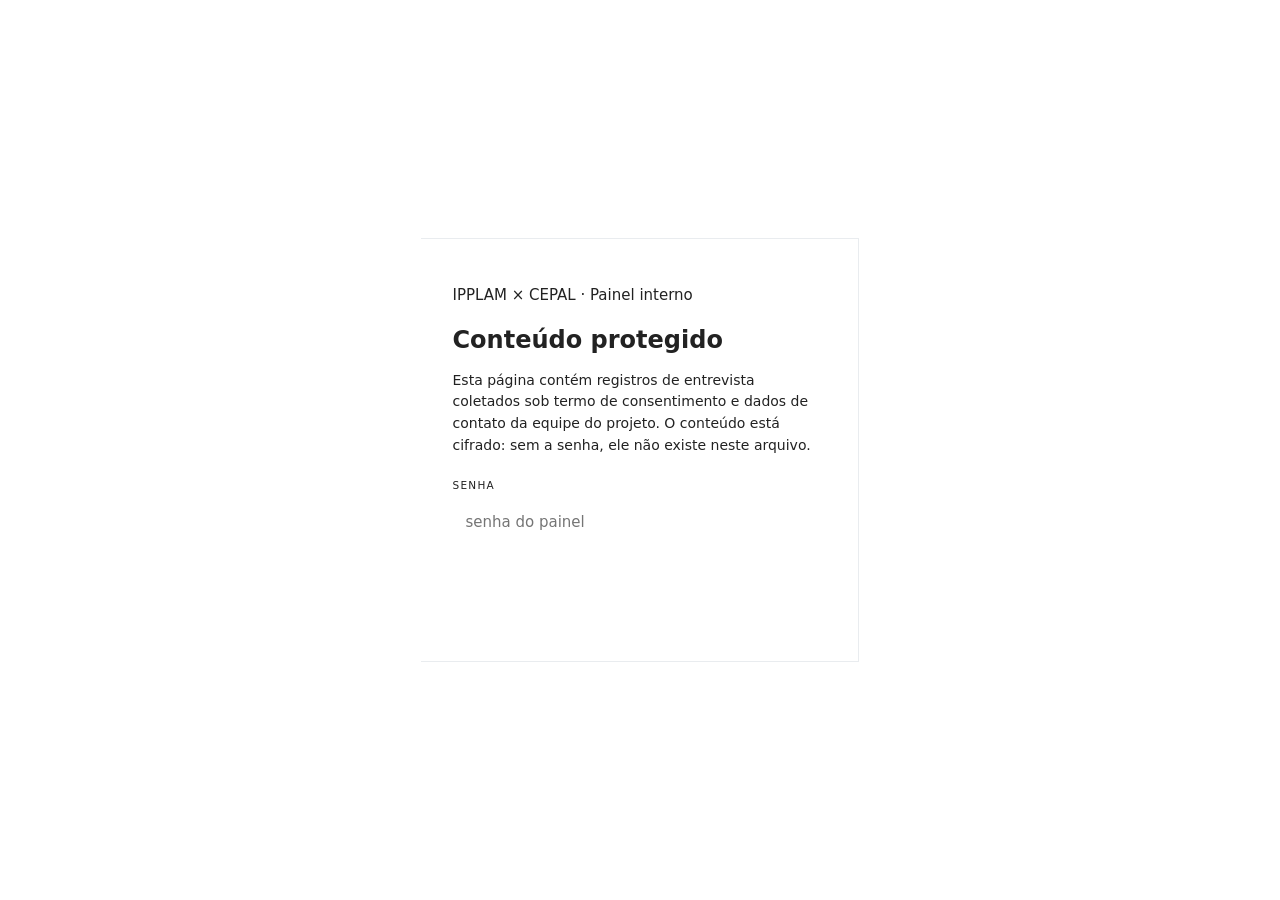
<file: data/contatos.html>
<!doctype html>
<html lang="pt-BR">
<head>
<meta charset="utf-8">
<meta name="viewport" content="width=device-width, initial-scale=1">
<meta name="robots" content="noindex, nofollow, noarchive">
<title>Pontos focais · uso interno</title>
<style>
:root{--petroleo:#0F4C5C; --verde:#4E9F3D; --grafite:#4A4A4A; --linha:#E9ECEF;
  --paper:#ffffff; --surface:#ffffff; --line:#E9ECEF; --ink:#222; --mut:#666}
*{box-sizing:border-box}
body{margin:0; font:15px/1.5 "Segoe UI",system-ui,-apple-system,sans-serif;
  color:var(--ink); background:var(--paper)}
header{background:var(--petroleo); color:#fff; padding:22px 26px}
header .kicker{margin:0 0 4px; font-size:11.5px; letter-spacing:.11em;
  text-transform:uppercase; color:#7bc66c; font-weight:680}
header h1{margin:0; font-size:22px; font-weight:700}
main{padding:26px; max-width:1180px; margin:0 auto}
p.nota{color:var(--mut); font-size:13.5px; max-width:78ch}
table{border-collapse:collapse; width:100%; font-size:13.5px; margin-top:16px}
th,td{border:1px solid var(--linha); padding:7px 9px; text-align:left;
  vertical-align:top}
th{background:var(--petroleo); color:#fff; font-weight:650; font-size:12.5px}
tr:nth-child(even) td{background:#fafbfc}
.tw{overflow-x:auto}
</style>
<script type="application/json" id="locked">{"salt": "3cbHlFYgiOmffBjKIrU5dg==", "iv": "9toPG/dxdqJJJ71d", "ct": "ap9G+w4wJrMTFkHDHY9GpajCK7QSDtjUSQK1D/Gf9pQXAFgGfimLK7m9UdhoZbm14mxriTcDjnOgDr95d4DPSMmYmJhXuD0V+iubPSXIDtvrSkAW/TdmXEIjKw1Z46cTkcM9OnEzSfRy0dQz0TJXCHVO6770OWODibVa6uNPfEDTkT3lDBzJxTuuqRyo21CLAiNg/[base64]/lPR+UUAQvNfti5+/4TdasWrTgAAwQa+9f0IlMyzjIoU2zn80nOUzRwBVcdqJe4MIXnik0gqy/tuB/diuLF1vtk6iY06zTB7/9PGWTIGGm+3uIP+SLijgtjP5YBEr0Y9tk+TxXd/e11PH96Vfdg6Swiq5QoORuZ5KI/jnJuiFbJzFkIInHzzKRog7XFZXLJ2dhy3ayNmYuGJ4jlbfzJuaquwtuSIJmq98nMZqw+oAOcFRR6wi5EBLaF4/dpr+CSSUHWvdE+BddnIgQBBDFjx2CE/[base64]/BU3zdlzdsK+0BpRKFgWdXVnp2o8I+CXfK5B7F+um+VAZkvCqr+yjehz16SUzAkDoUYK8CXBAhbJSEUeB5uXO9MjeIvex1novRPfc0r4t0LekmCILwqF+mjsOSRNz3H9S9536Qaguvts/8QVdjGV+R8UmD0+utcQgcZcWjO0Tfwezt+gP9A8Vra72qct1ZrgkbpdRbZNzsAzLPB3SMUWB3SgArn0q1+HkjPqi23nWqWaRpBIshIgK81nblitn4lrN19KkTEIL8doWxdXDqvQpeVzKdI9Tmt52YArXMHLOVRG38U4+bid/XruSBoxwvcztkB5Lve5Bj9TBLRzzCkzF78q6Efk9Zwy5Op9m6KI+8V/lqGlYp+bfwjI5flVldLI/zc3uIs6x+npAJ3sozpkkPYegKRFvy0K5wqv6UfN8V8eCFJ1s0FmVcJoqLGckUK1SEfISVngrm5yMZhkOzgM/PWPZJ+Ij7qWi/E6L/EmT2cbqS4LYywGxDSj2lpesF3QrFKVIG94YihfKI5cBtOlniCRym4ZCFA/[base64]/+VUlmkxB6vgXoE0gwqOVIsqqAURiTBVFAmD+EE8jylfFl0VHmltPgCxk1ooO/+UlN1hjHsfw4kQPbNwItBtYWNV6IfOR10MMIJngM5IivcdSuNyA2/[base64]/riToffDPEi3zWQCIBWiI8KdMb3Ipz5y0sNiyiIjN6JKKCmybkD2LbKBFlBL/7SoOvttaNjroIyHFMBicC1vFFCeN95P/SSyV6eb3jp3XukJAL+V5BHuwn+jl5S3cjDH+PmUeeOYzG8nw557eoYhDKt1IB2BSn313PxxvEm+2/Q8foQZ/n7QCCJb61lFGXhV87dfVDH4sLsYMZeAdXIwqRWvjR7ixVba3F5+hXnXcg2Ixl81X3zfbMGC7Do3vXRXKaBaGh8oUR6BONg5958unn96m/A3TVAXUCvHrNtIK8GizSjpRKrGA2n3ARAxg7R4/Y3axSeLh7fqrp0EpQAym2w/7iYvmMWYg3IgHUmFKhHDZuylr98OqvsyKCe8CdlEgyVOZ3vibY+FCxE8BoJ7901jDi2V7WZ3GPBxDkJVDC0dOinq0IJ3b04ZjIKPejBGJqwrYUpirS82jQasnl0AhQiXaZxBSl7dtHfOw2+UiyGKJn32esquCI0055R6MmRjGVJ6L1dV2iW5+fYv7SMnxryeaLv/W6SIUgMuHD6AqZra0/c7dWlyxgdDSOkOl6YYX30tPa/d5JMB/[base64]/rpjc1OcZroQjiBemgyFq2kn4djaz5KPXMcpkwxJm2y529CE21pti1c5wg5yyXwS/ysI0bEECJpQ0an2SsHHYMSq/7Lf4ZaHD1Zar3n1XVfP4AsWAONvusbKuDa3JAOjR+KAe5DVeBsQxz2KCPhM/n4hegY38p9lWgtdGuPfiWDuj0GnnkucURNRBjoFQZDndKjxL1YQ+lDIeFtI5iEbsK2CsS/nE7EReoNba/gomTHKwrtdmtLzENTeQrcKjiMXup1XqCiMVqeI6tQMtctNYqD9taPwTFQhgM+2emxppGoTx+z2bZEPpe5JUrOQGrNPgCuqh5Dmo+MIgV6Iru1Q93eNRIb53VrCixWYzl0GEaZR8uYT8k+aZlFOvAgCTAU09YNXFMT5Sxu4OtO8KHuqV3dgvoHUlgZh4I8fb/zzB/qYS1gS4t9+F9KGdW33MzNTxp7EDrKooesvaSsy8WKDIAXnCNHaD3/iffpF1SKncwNWm5klHpRbQKlgIKzQOWqfJ4UdXS+WAk0InvcjuivQ9rtHBcb+5BIyU6yViNGXvwMNSh/+hF7GhsDB1EiRh3+p6aEfbc2Q9hQM4SoPSS9bVxKJza83mZYJ2cX2/KaZY5eVrmY721gUwj/jlMbwo7MPtiS64tw6Nph5nDaENZHFdqdJoQF8fcSqlV9D9/zN6S7oHWeQ9QsxPcqhJSw8khQ5PR0/nbOi0m/5x9DC9ig0iD4gMPXh7rk7MkEAaKKdkiYFpZk2RhBQlEHnPyKYm2RjjLLp3bT1BTv3APuYsQ94J8xrG2mUKqOo8IPC6dpWuCAPe6Afuc/aSgTe7fY+TX/3wIC9mS0C8AGHBPNOsQ1SDM0/N92s+JjGcjWXrwvqvQ7W6juvd56EgBgRa5tP2VClO/T1j+n6WmY4iZqw3Atsqs9+SrJdHowkAg34vAyHJ11PXmNH/2dIkFc9VmFlM94PMmTw1+aejZdxmnp90DqoSoJ58sUPQ2WLY/cf0pfR15MKPyAseqIX9pUmAEHqxeRTtYQ7lVUFPSe4/ip/ZFocVu8hFPOtzmB+kZaMkiDieT2oaZOUUCo70Lfbhoba8rsDlirpFOamKaI+jNFq9GkA7ZOpr3dh3+lg2GZWSIRvy//uWWqRRGVr6Da5UgEkIMmMIpHdZnXA3n+hkHfX0DRpHT/9z/CNVDwBbuy3u9mZd6aJzqdQ2NVCc9cfKl04i6ioXmt/6kJNaKgSjfPZFI/SlAf1OJgdvkp45gPjzQg5OJCXyArRLZODJq/Tai5ckfJ4OyVIfiQRE9BzbnmO0pJMCXYryoPOD5P1vmD9zguwg/nX+Lvp3UqdD3YYDOx+Rt4kAB+2jsTjzOp3aHZ9WPrgxhnwWXK7C2VF1W3TJL3SpNValRS86N8X7BsseG97RWq9GTln9JNVlZH4xO3ddaCZk8fxOrZej1jhJtZdleUjFk64y7RCe24cbvJggSokVpP4lsZD9tAL4H/oDGbUnP04yICvDdD6qDLdAydDuRUWv+J/BBYf5Kb5fR4WGn89EdnBUT/qdd581QjN1P5GktWCEyx2Kq9G7inlsZ5xViAtjxUC8WkOxqHogNjr9sBsT+yyzxtyPdJj4tczQjkEvsm49FpAvFk2cGcd0tsnUunV/3y+lgnZ+/u+zLHdLNC4Rj8TRFCLVsz7narDbaoBe6v6SCp1ZTPbMToFMXPeUIzVQc9ZWcMMLUqp5s8kWiEDMSl9kGpnVKp7eWInRyplAVQyO/2T0fTxmla8q7/Cz5K2oFCe1KtfHGWYt/RlZXnNhnsOlaRHkI53YjkMVG7oqE57CwOR1ef8/k3f8KN63lITmpt4MjHMmV7LX43gnq6ZmNlYnGM8hlk3U7cUtaXLuVtve8LjJUIgHSOE0nk9O4rmtGok20yHVrA3iDQXn7R7vMgYj+Yl2TEiBFKF0wWN09mtenLBPf2Dz6IN+XSinBpHR5lOFOAd2U4WhDsKELOB/o6JdUzX9ZgulAZdCD8vN5gppkY718ea0ZWrhVFqeTMaPAunecXW/cOmGlZ1nmtcjKPZMOXp0NWrxdijLZkBOAdOLFDxhMWb61+ZP8RpVq1FB4KsiYRfSXrNveqteLqXRbuRNjrfUiDYetnnYTfAxxZE0haHuPJPo825wtRo+kXc5KG3/rRZXSX9wDf9BJIcGc/Ioq3Gbs7eIlSamlzfhVVr1J43QlE1nKOIUtnoJXN4XoqlR7iJkPjBfZlu0oSg4YXeiSNz0YfTKXLBHJ5Nb+9FtVsWn6qH/HPmLCSAkUXf0f2+jpsx3tB4ReW1emSPTquNS+e7Eg7c+T97zjsOazSIF4wAX9oqZjKQ8C2f/Ofk+qaLeh6fgNqztOjPe399SJ3rMlxoJ+0V5q+1KPTnmLPgNRCLGxRQCISPQ1z0k24tE56yFXeX/W2pmtJjmuH9wVVkSw9we1CMGIBMqqtfcV8FJktiJst0oI8IXXateZ9h3J2mp2+nnplXJ+PSAcl4T7dUR682A+mlhWEus+K36QbPF8ruFoVE5AlSB0ZBr/m9gATNiKow1D0DWImE4M/+hbZp6SZ6VbsdBdafv/dpXkioXzIkRQ/dIBRX2XD5HHrDk8kqzZEN6IBVxnqSkx4xjzJMMS8A+X9u7h0v8iSBYpoy4q8kTtnKERt+rOjS/sZIkJy5piRPOSxl+kAxbMau/NRwuP4oRHZM0X0g10rCxUwl/9uvb9ik11vK2XliFPpNVRV7eez/cheO4foqrN3mqLOMXVA7vzFaGn+7R117/vekh2SuesVXmQwr9zFFmPzXl/p3IVfauVLHv1ZpyZepS80c5QzKh+reAJpIu8bn18OGXm66wWdUA3hA91ZHVT15V0TrPTLYDn4jJoFkq2OVDRZamloM3KlFmEA9g7LvFusNXC4b7gnGS/HUuPEuKfD2RDyy2fCbhw08OH6Z4oB3h3XQOZap6g/Bfu6fZ8RRzd3K/eMXtrvoYKOPRMs/2oC3F5v88+NH3Y/hV3JeZshrzPZ7oJmVuvKMnpkkH7iiusDdm6DjUAFy+T6ZsXrwoZ4CqdNdYWYrwNKDoxaJFO4T6mtaGmphVq+FGFU4BqedaIUaQjO3mgy+FCxfTnnLp7HyWYJL6EamnRqcFseVRIDjsfWOyjzSQrSAMrLi4dz5G6L/L/e4kh/ftHfbfwPRfYNa4GKxTE2M12AR/97gH6xGhvbOdBzyDuL39v92gRRMnC1KChNnbbq652TH/4/b4ku8Fm1l31oy4Tp2hYkYPmWum6ufnZfy7KkkadvGAhI3eIW3g3ZBLr9403Vaxe/MUA1dsc3L0bpsN35+S2twBMl0y46bCGgt26wcc6jgQREjyjVOk25PA5k9jKgQuGl7swFhigb1HgzYQx9IW4iTZrq28vt8fHDz3nDVlhtdDfG6Fs5ELRON2D9Xr/uG4WaBnZJqv81BAmN43ZsU4pu2NFnnoXaW/hnTlXqHg9YBFvMpA7cx08a8GMmLnAUg8fRVA0C3CxcXhkefGW6kq9CzGBC8nZHqa6kMZ8N3PGgQtTonXdS9EGPPB/Su/[base64]/W/W3DfVEXhuyyPSVjQqktveyvYqRAGKEoct47TEafpy3Puzj/PlDzLMAe50YJyJMHtzkzb84HyS/tzgEq38w7rNHpMsh6lhr6m3bhi2lvC1qncWlG/3KwYogA9R4FxMNHuUQYO8DS7DHdUqBJNJrjIMp84n/cz3v/o2gAVqzDRnL4XCZdodfrFVir5CYF5jsMAb8H6/zido4LvTCDc+buH8UpkkRifP4baQsCi1tv8kQaOjYpLmOECFlDWPtKVn8vylCkIQKxUbmY7yqPJRgMc29fTahrzPH4rIRgqBgmZB/[base64]/+CPDLf7Hw9r+7fGiS1IVSNPwfofHe37a+ppcvmcXVQxeewAiawzQugTNm+hGamSZi8d/MEM8hxbUx2fpDeRj6oTJdn0k6GOfIuOZcstJC5OaLqwrz2V2HEk2MhElXKgGomk8Tw5IjKMvNZvqJWwax4CXVv7I5SGhh59yQxX2IVvk0P+EAf9HG6mINVIkIUX/4rLpWM4iO7Q2sAUajIpSV/9JeZQtSnkzMd5LwO0kDWorkuhJ+nFKQNasGQK2bF9beBB+zo2OBIQNHkJrDiWiVHHUdQpRv0Nw7KFOWmTjm16bwlx+6xKZ5dNgEx34pcVzdNEBTEIssNp85nchqYxvhv/u0FJS2tYneWY04+QkbZ7h/mRqu/SBAdVy+VEIMmQUYBEjVZTloTTlzJGJTkav/5go7WoaX+iuTgCR6j5JNoeaFFEnmGV8Ip9XyJgEBtYV21Yu2W+GNJFxpHafUteUGM19JaiF8RHF4Cq5FUyEri8CgV8GVAEqDpD4V4gkM52KaP9uvBzQU3PvOAuJcr+09VUbEI01J82axLU0+Ty2GhEj1O/HqHx3j4Cya8lWtGIxfkT/zyw9ZZFxKWJJt/hoeVU84HHuoKfs/WyJYmRIPvkBa6On6UCFV3YJAiYUi+mO0NI2s3cvec2bKcF81xYoLdVn2uCz69A5cL+Qnc1TSFnGy1XE7O+GG1T6jmAJ8eAnYjgY4HzeYyYRisBph+GCTTKiHAHvDbPFQBCoy/NEwkVMUU+XZPasulM04wDZP/0onji08Yc3mRAEUISrIKU4HFj8RAKuwRohQbft+TXc278QH9XYp4IYU+dgH1MIcr5fYusTFpvt0pfQapAlx2xDinI7SDvsT3sncMApLFFbAYN+8EB6X/WtM9SE6rFOEyVdx1yLHo6I/nBE/MYdNJMNNb5wx1ZkkYgTiq3JbStbmsSqv8hXX0L4EvvjhUYNNSmLPhxs7fafpEw1evC1672vON3OZgkONkKfgLZITddcZ0uLNSuPJLZiBcC07l/XldsaB0MZ14gMfJo5iOOtUzl0WE2nGt+PKoazTY=", "iter": 250000}</script>

<div id="lock">
  <form id="lockform" autocomplete="off">
    <p class="kicker">IPPLAM × CEPAL · Painel interno</p>
    <h1>Conteúdo protegido</h1>
    <p class="sub">Esta página contém registros de entrevista coletados sob termo de
    consentimento e dados de contato da equipe do projeto. O conteúdo está cifrado:
    sem a senha, ele não existe neste arquivo.</p>
    <label for="pw">Senha</label>
    <input id="pw" type="password" autocomplete="current-password" autofocus
           placeholder="senha do painel" spellcheck="false">
    <button type="submit" id="go">Abrir painel</button>
    <p id="msg" role="status" aria-live="polite"></p>
  </form>
</div>
<div id="app" hidden></div>

<style>
#lock{min-height:100vh;display:grid;place-items:center;padding:24px;background:var(--paper)}
#lockform{max-width:46ch;width:100%;background:var(--surface);border:1px solid var(--line);
  border-left:3px solid var(--accent);padding:30px 32px;box-shadow:var(--shadow)}
#lockform h1{font-size:1.5rem;margin:0 0 12px}
#lockform .sub{font-size:14px;color:var(--muted);margin:0 0 22px;line-height:1.55}
#lockform label{display:block;font-family:var(--mono);font-size:10.5px;letter-spacing:.12em;
  text-transform:uppercase;color:var(--muted);margin-bottom:6px}
#pw{width:100%;font:15px var(--mono);padding:11px 13px;border:1px solid var(--line-strong);
  border-radius:3px;background:var(--paper);color:var(--ink)}
#pw:focus{outline:2px solid var(--accent);outline-offset:1px}
#go{margin-top:14px;width:100%;font:600 14px var(--sans);padding:11px;cursor:pointer;
  border:1px solid var(--accent);border-radius:3px;background:var(--accent);color:#fff}
#go:hover{filter:brightness(1.08)}
#go[disabled]{opacity:.6;cursor:progress}
#msg{margin:12px 0 0;font-size:13px;min-height:1.2em;color:var(--crit-ink,#a52c2c)}
#msg.ok{color:var(--muted)}
</style>

<script>
(function () {
  "use strict";
  const BLOB = JSON.parse(document.getElementById("locked").textContent);
  const b = s => Uint8Array.from(atob(s), c => c.charCodeAt(0));
  const form = document.getElementById("lockform");
  const msg = document.getElementById("msg");
  const go = document.getElementById("go");

  async function abrir(senha) {
    const km = await crypto.subtle.importKey("raw", new TextEncoder().encode(senha),
      "PBKDF2", false, ["deriveKey"]);
    const key = await crypto.subtle.deriveKey(
      { name: "PBKDF2", salt: b(BLOB.salt), iterations: BLOB.iter, hash: "SHA-256" },
      km, { name: "AES-GCM", length: 256 }, false, ["decrypt"]);
    const plano = await crypto.subtle.decrypt(
      { name: "AES-GCM", iv: b(BLOB.iv) }, key, b(BLOB.ct));
    return new TextDecoder().decode(plano);
  }

  function montar(html) {
    const app = document.getElementById("app");
    app.innerHTML = html;
    // innerHTML não executa <script>: recolhe todos e avalia numa única closure,
    // para que as funções declaradas em um sejam visíveis no seguinte.
    const codigo = [...app.querySelectorAll("script:not([type])")].map(s => s.textContent);
    document.getElementById("lock").remove();
    app.hidden = false;
    new Function(codigo.join("\n;\n"))();
  }

  form.addEventListener("submit", async e => {
    e.preventDefault();
    const senha = document.getElementById("pw").value;
    if (!senha) return;
    go.disabled = true;
    msg.className = "ok";
    msg.textContent = "Derivando a chave…";
    try {
      const html = await abrir(senha);
      msg.textContent = "Abrindo…";
      montar(html);
    } catch (err) {
      go.disabled = false;
      msg.className = "";
      msg.textContent = "Senha incorreta.";
      document.getElementById("pw").select();
    }
  });
})();
</script>
</body>
</html>
</file>
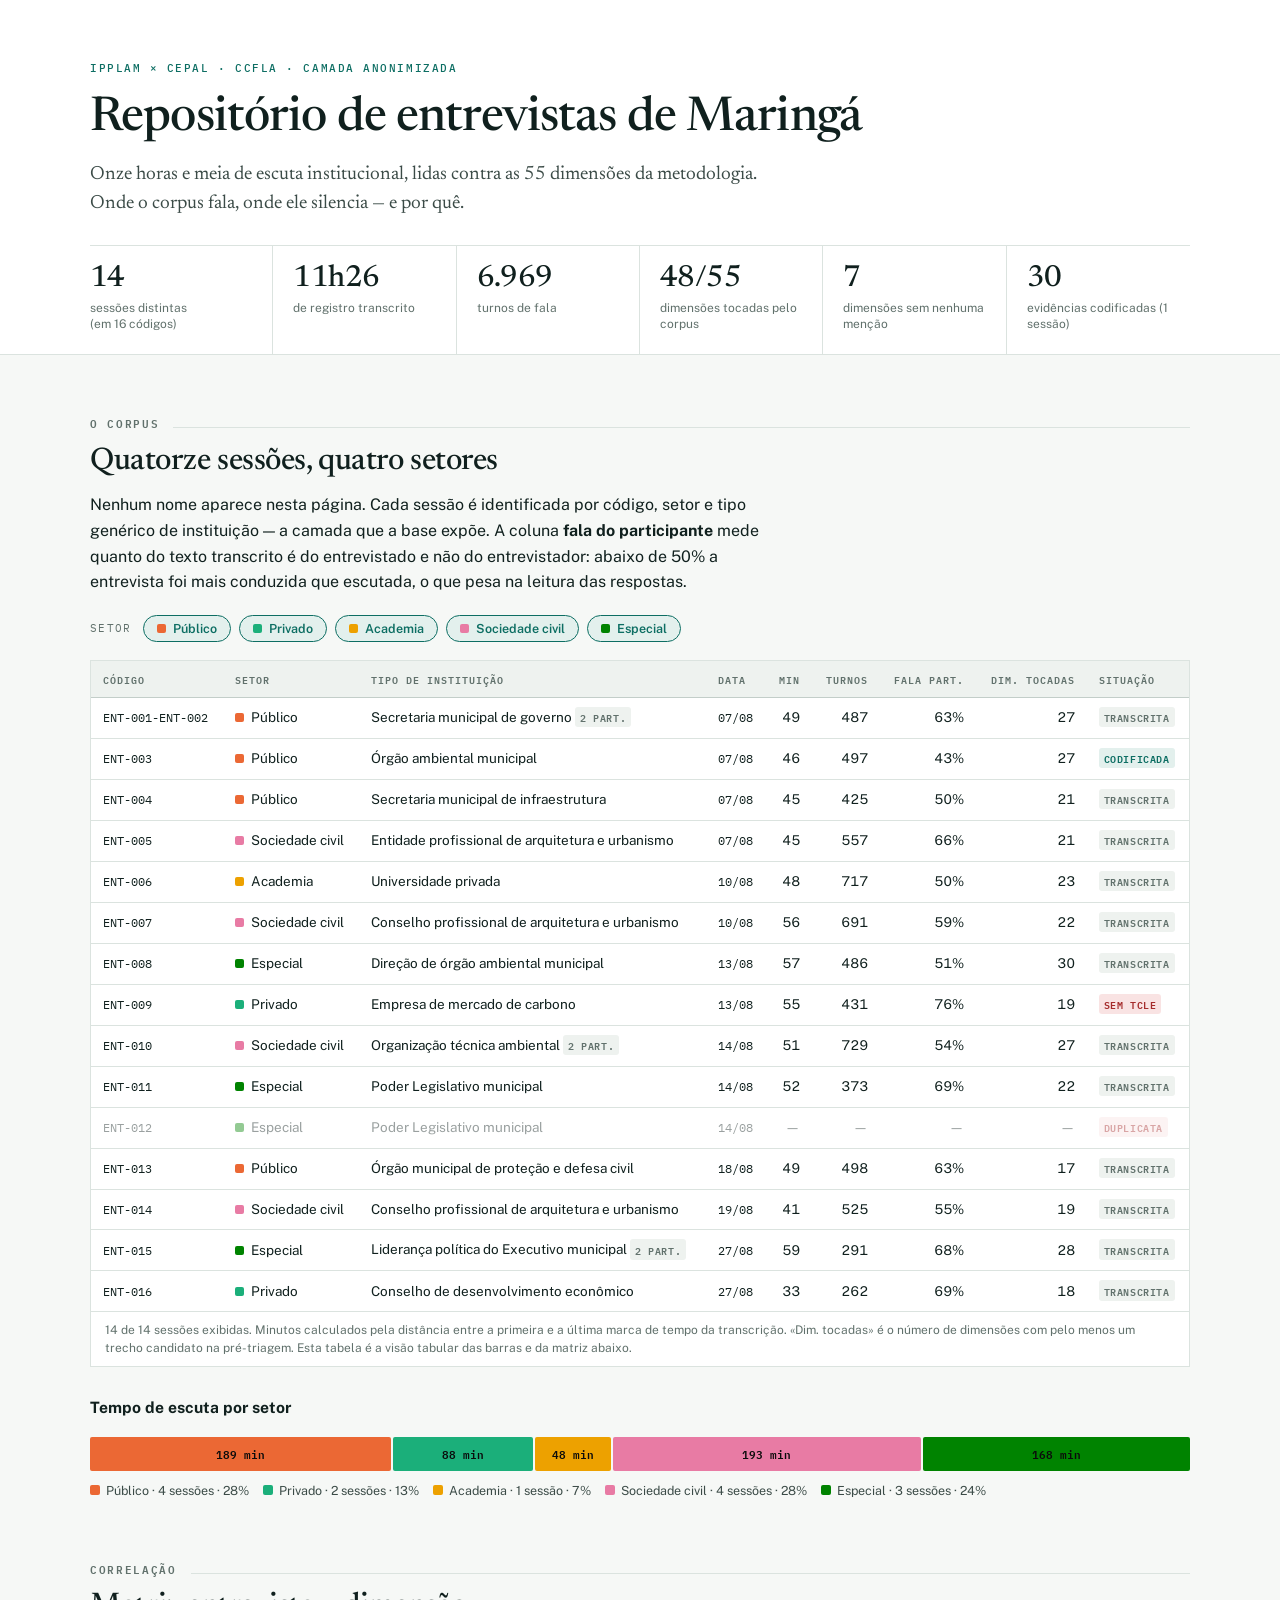
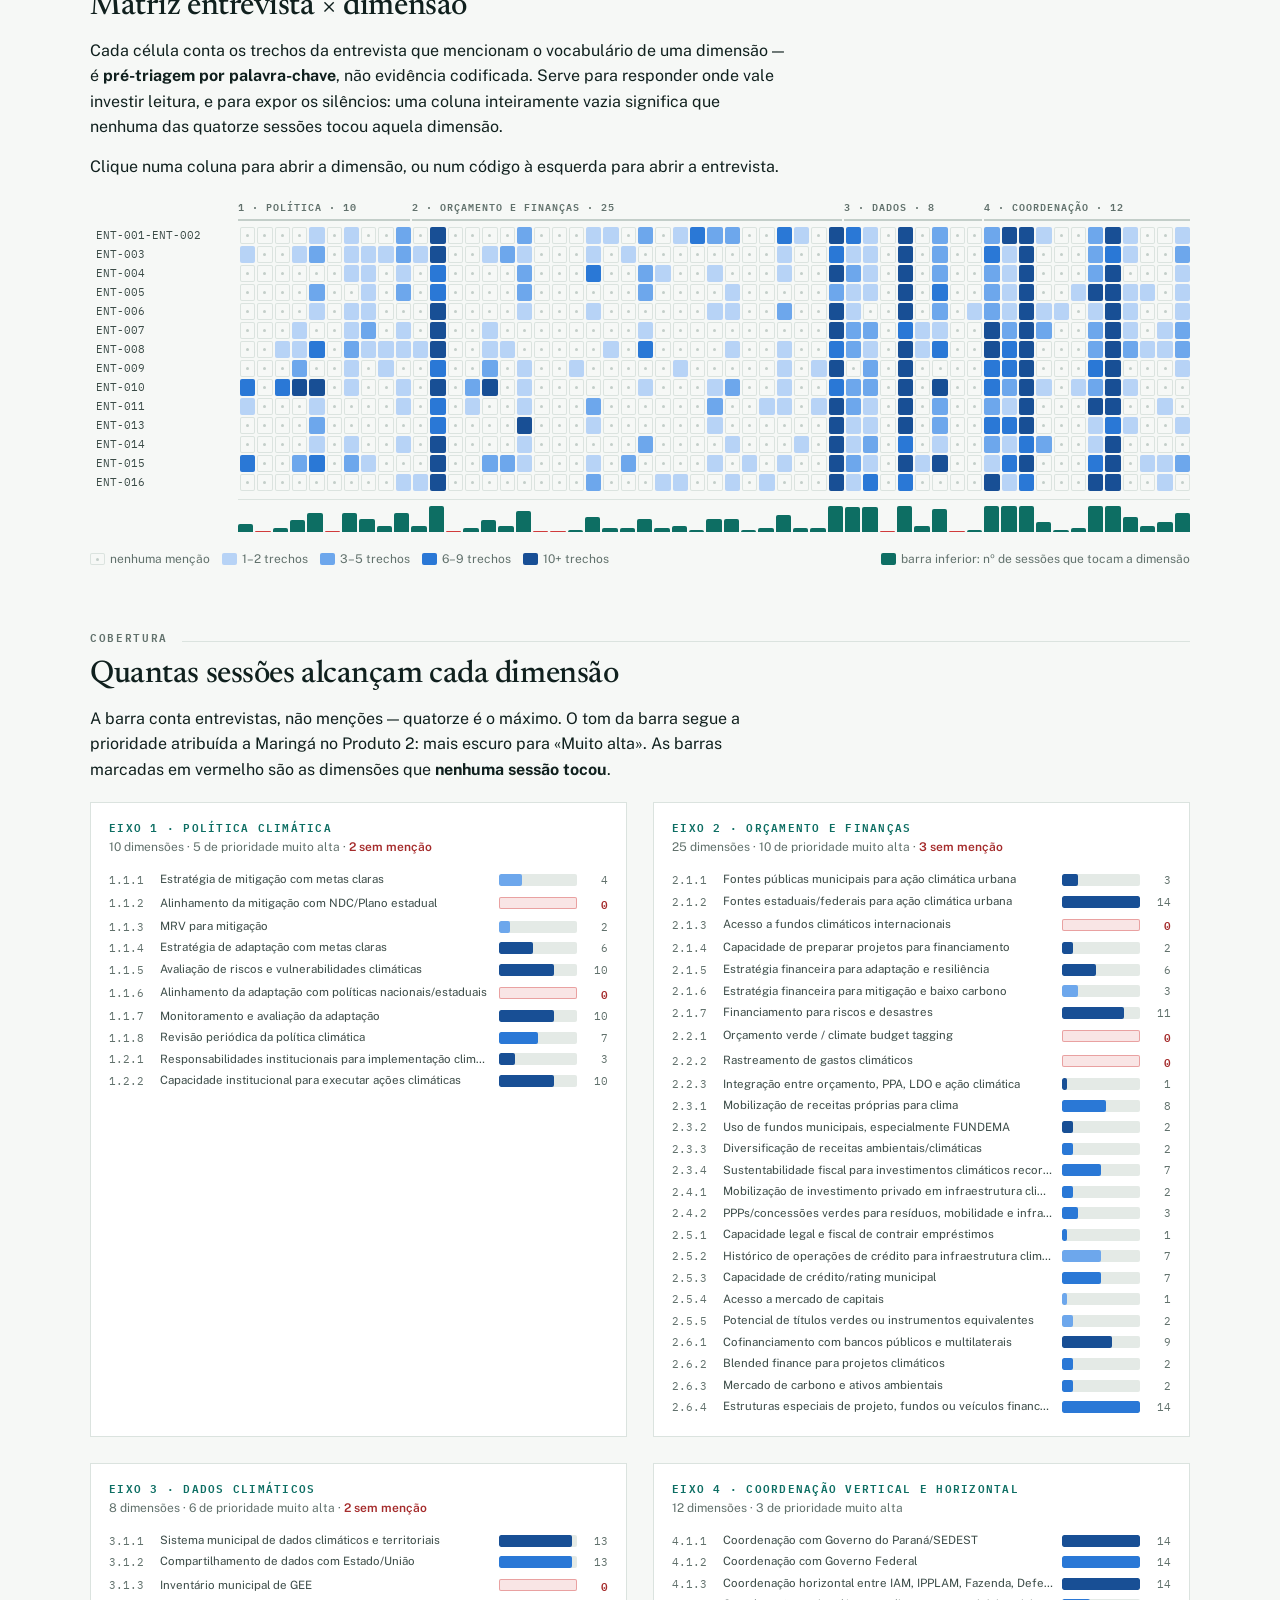
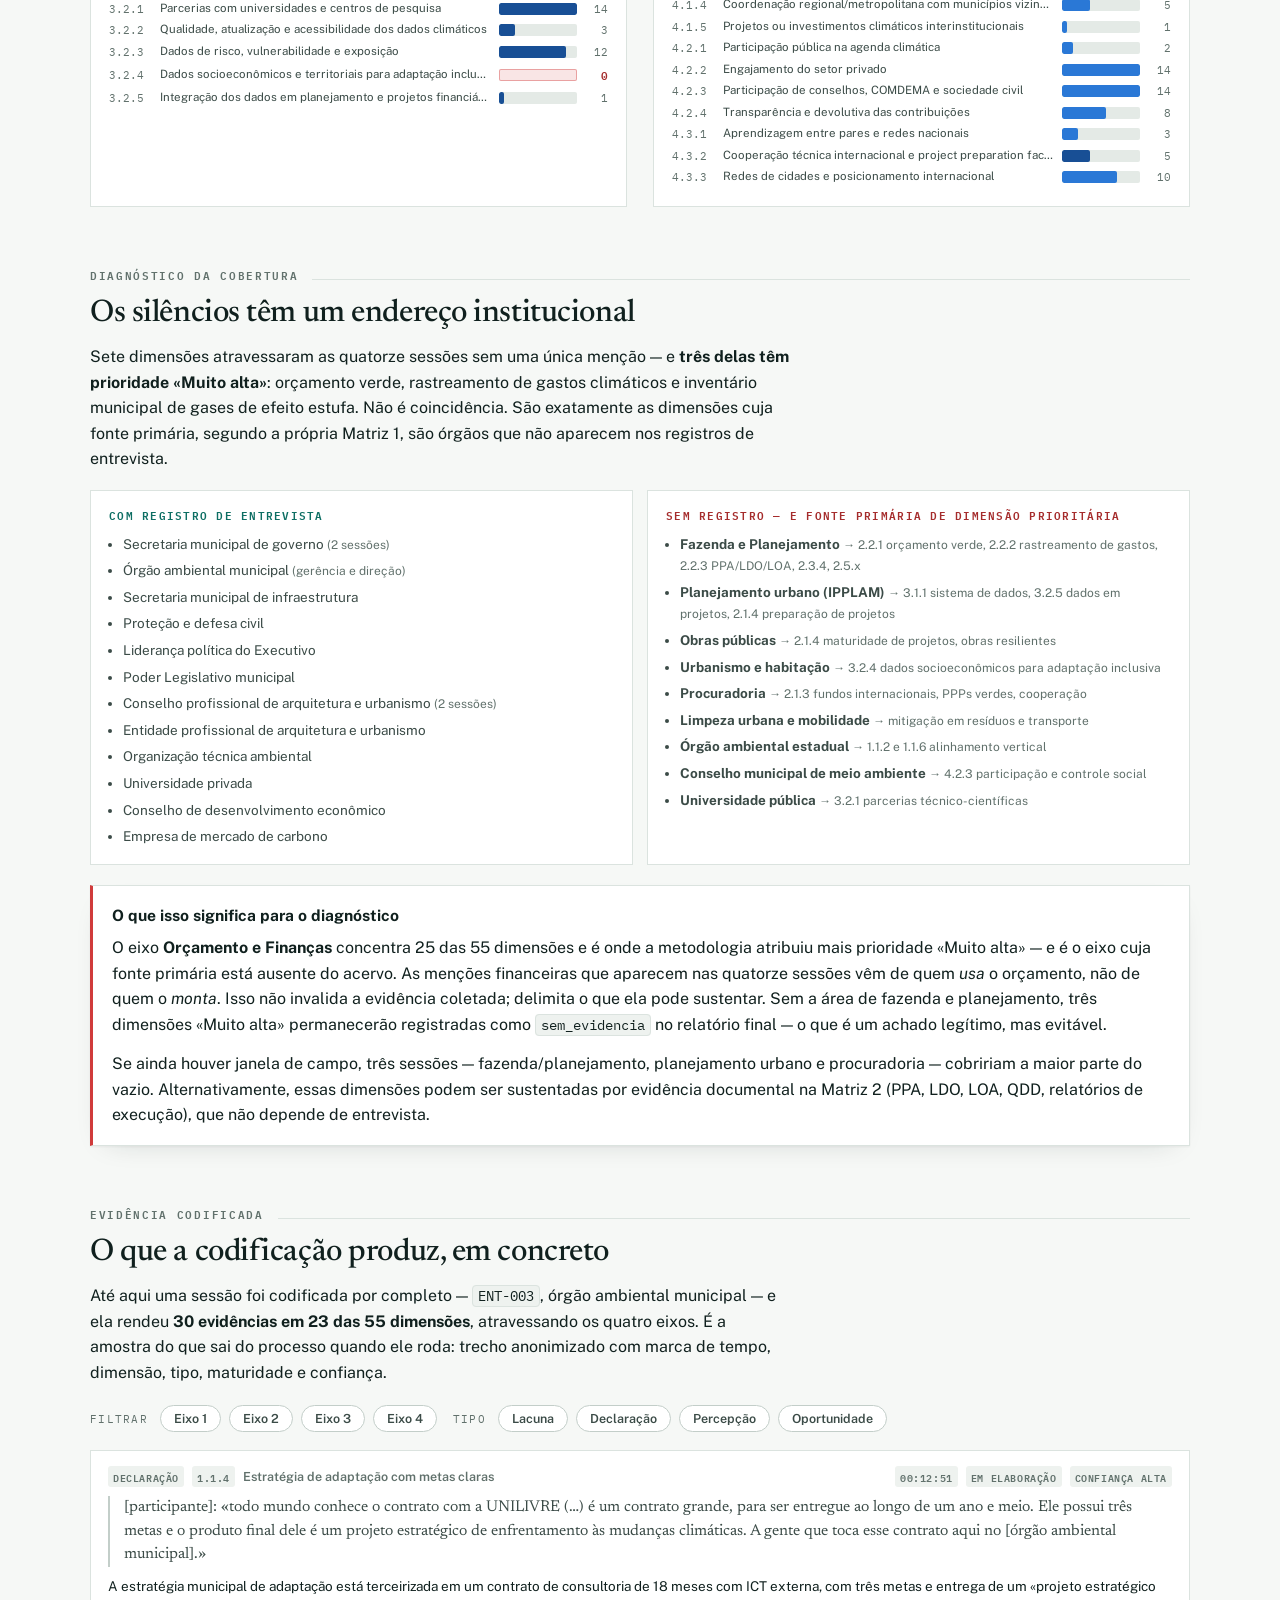
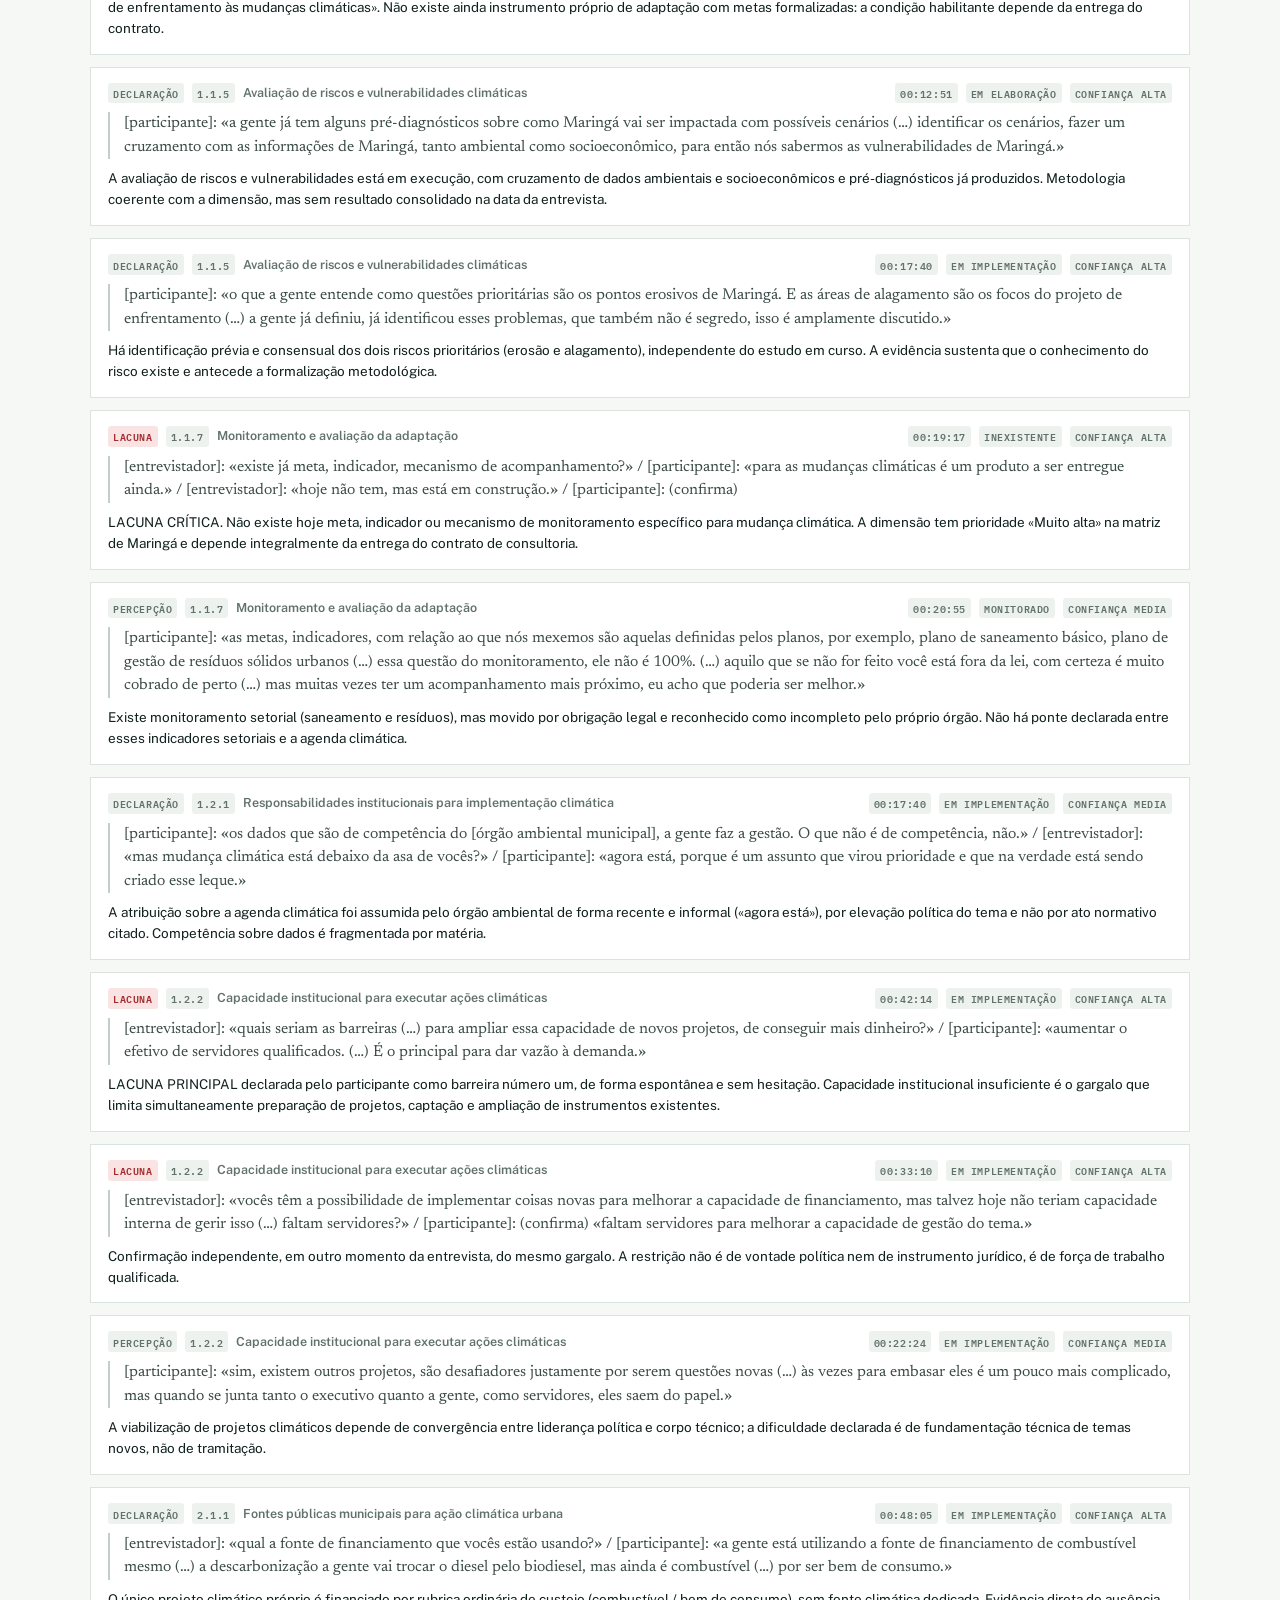
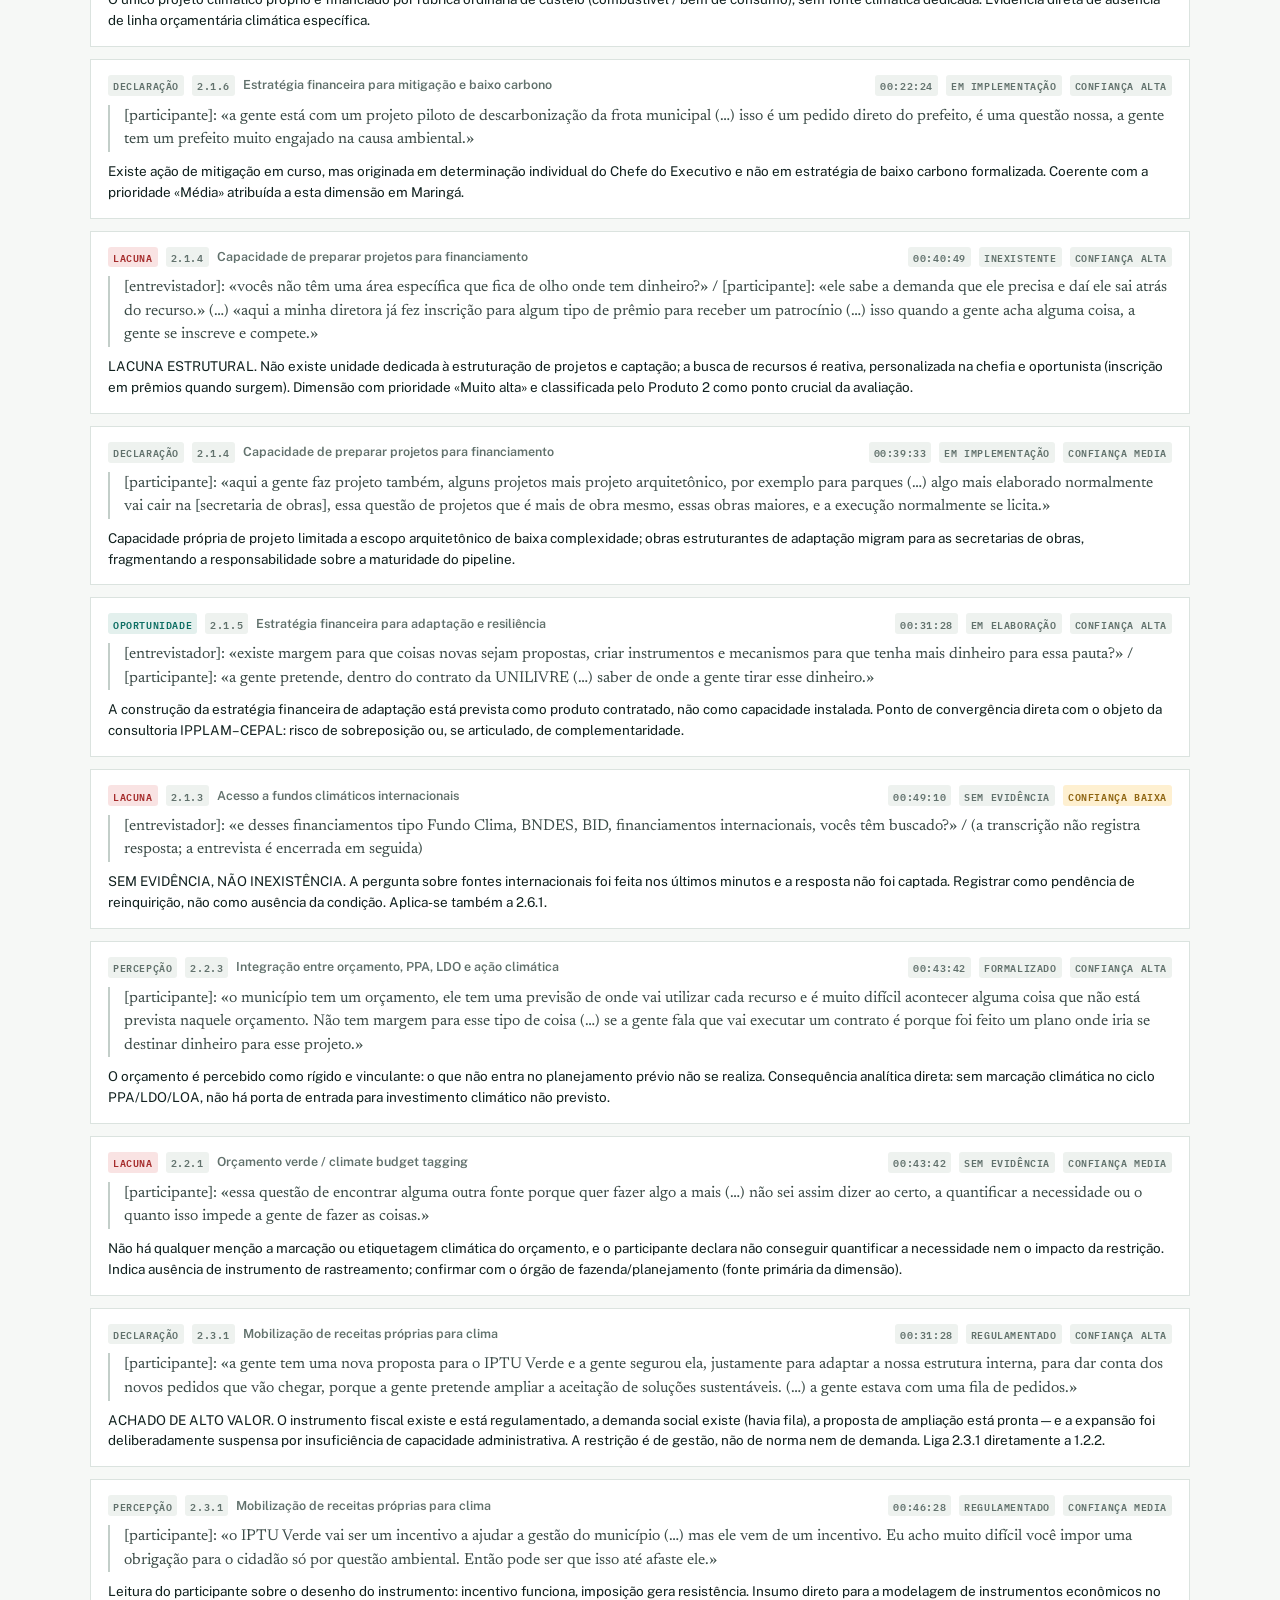
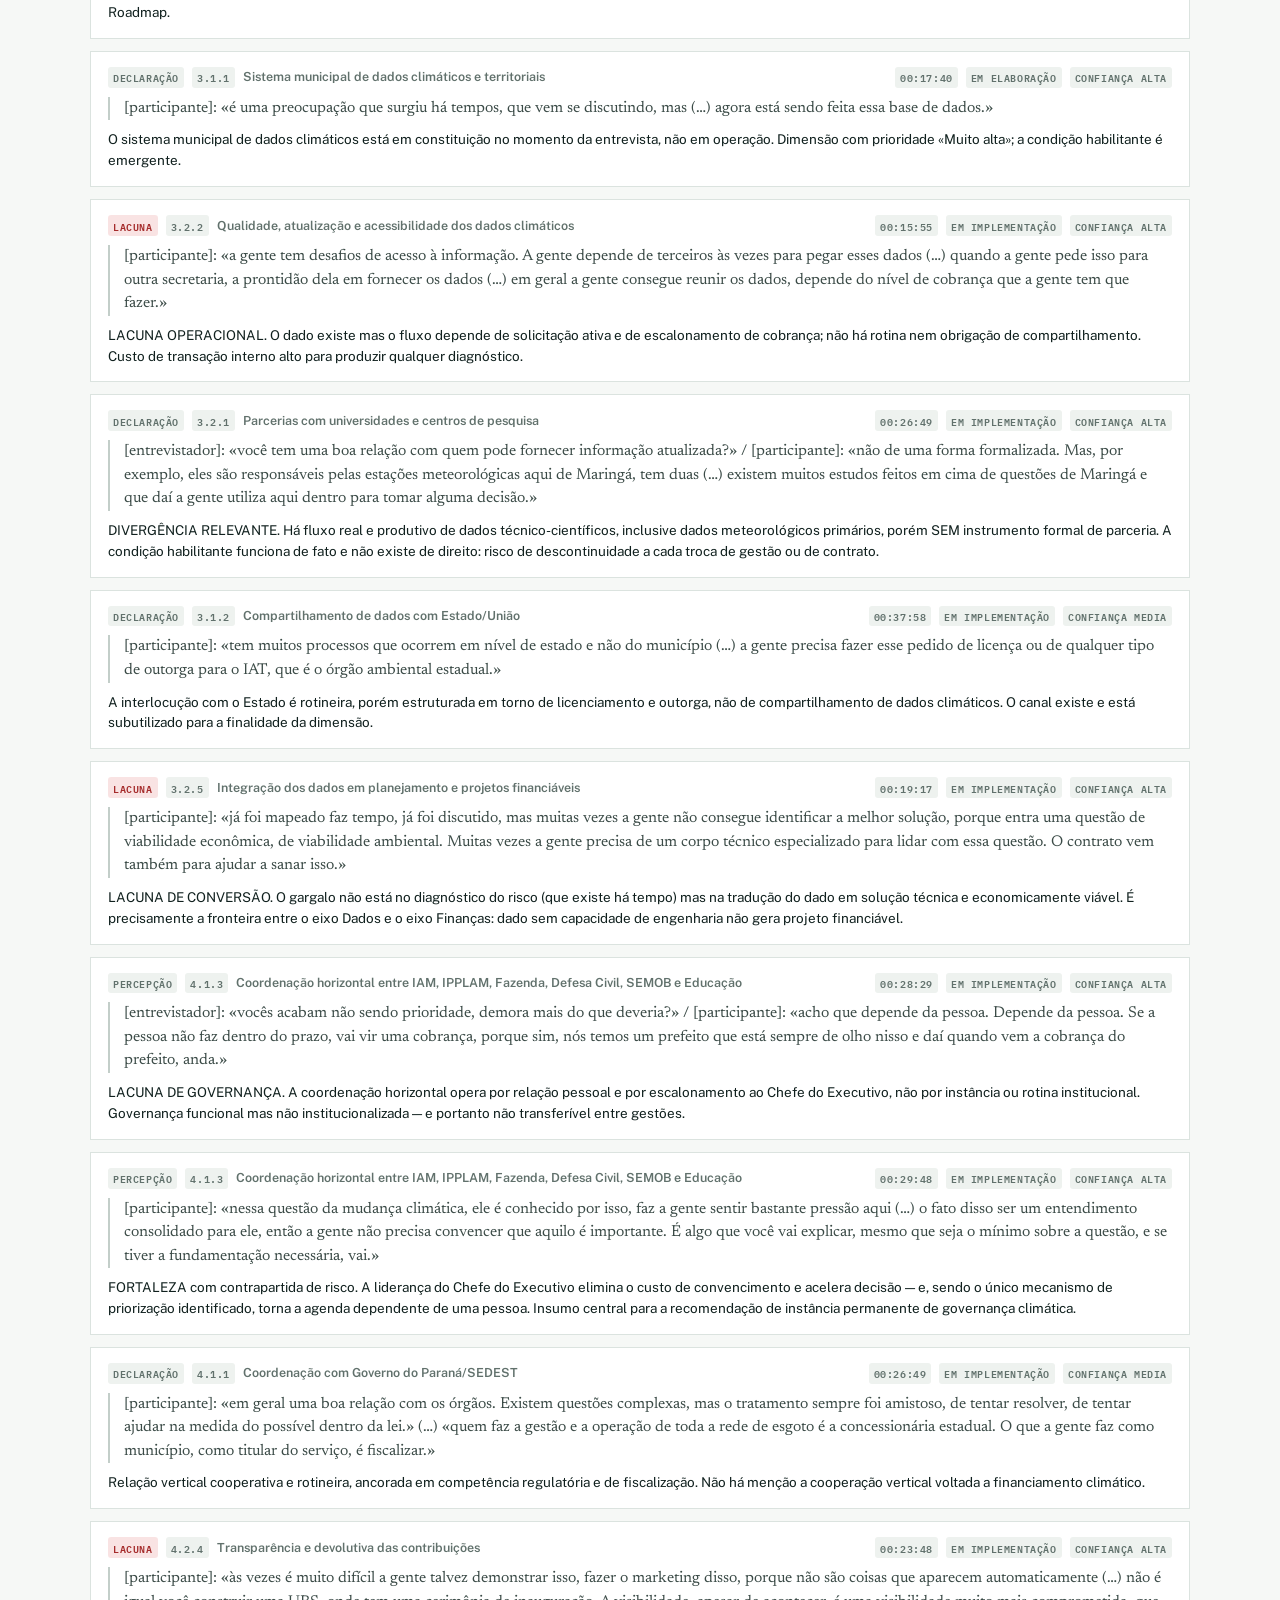
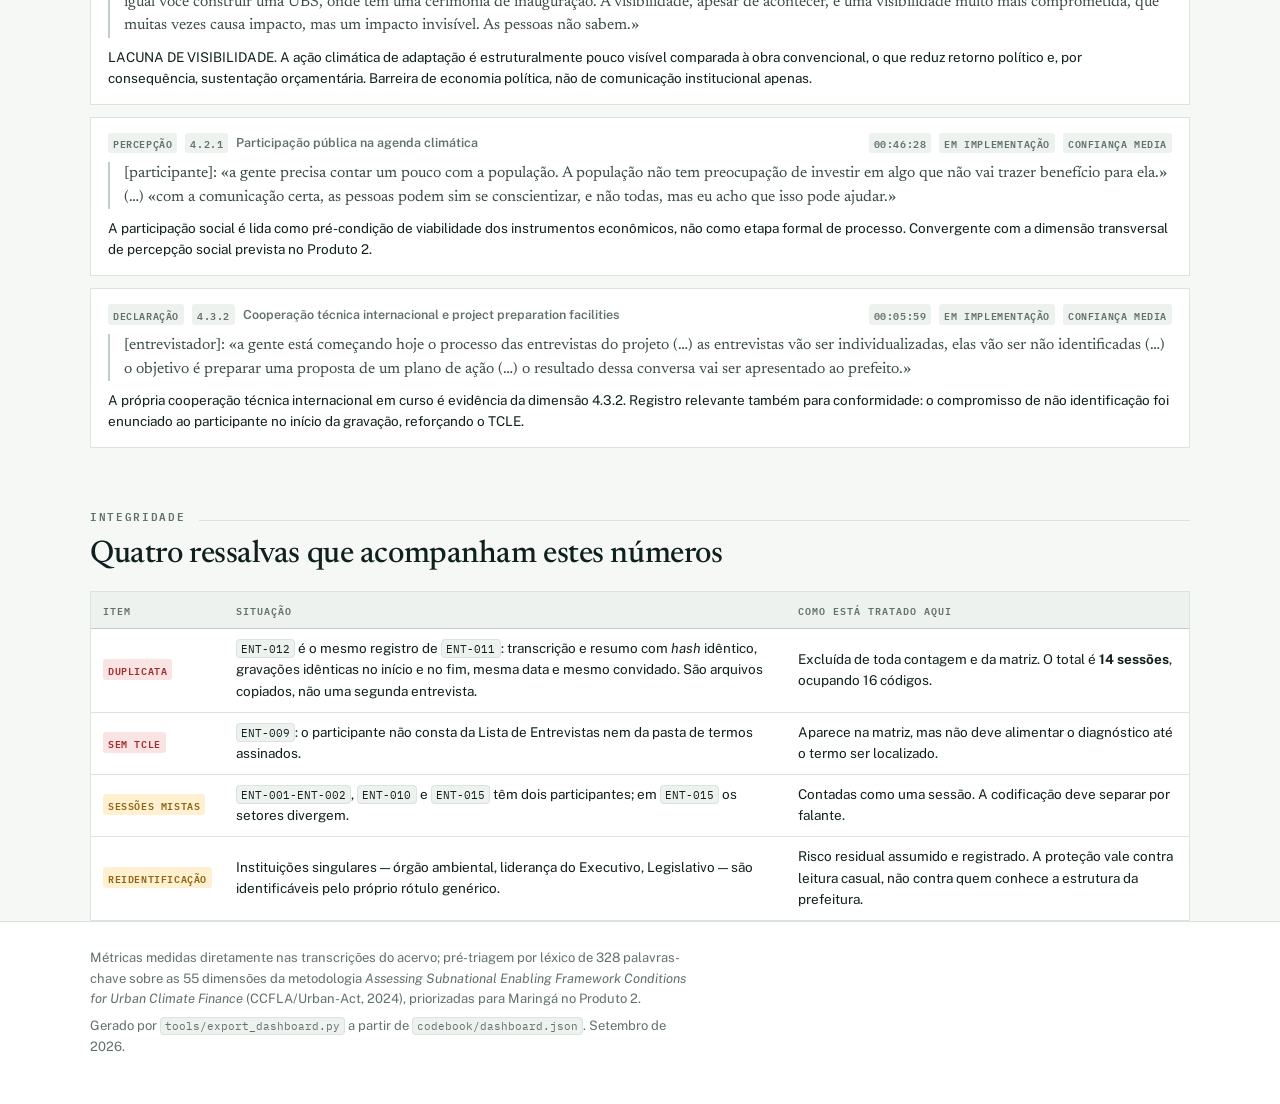
<file: site/template.html>
<!doctype html><html><head><meta charset=utf8><meta name=viewport content="width=device-width,initial-scale=1"><style>:root{color-scheme:light}body{margin:0;padding:0;font:14px -apple-system,BlinkMacSystemFont,sans-serif;background:#faf9f5;color:#141413}img{max-width:100%}[hidden]:not([hidden=until-found]){display:none!important}</style></head><body>
<title>Repositório de Entrevistas de Maringá</title>
<link rel="stylesheet" href="https://fonts.googleapis.com/css2?family=Newsreader:ital,opsz,wght@0,6..72,400;0,6..72,500;0,6..72,600&family=Public+Sans:ital,wght@0,400;0,500;0,600;0,700&family=IBM+Plex+Mono:wght@400;500;600&display=swap">
<style>
:root{
  --paper:#f6f8f6; --surface:#ffffff; --surface-2:#eef2ef; --surface-3:#e4eae6;
  --ink:#10201e; --ink-soft:#3b4b47; --muted:#61716c;
  --line:#dbe3df; --line-strong:#c3cec9;
  --accent:#0d6e63; --accent-soft:#e3f0ed;
  /* status (fixo, nunca tematizado) */
  --crit:#d03b3b; --warn:#fab219; --serious:#ec835a; --good:#0ca30c;
  --crit-ink:#a52c2c; --warn-ink:#8f6512;
  /* categórico: slots 2–6 (laranja, água, amarelo, magenta, verde) */
  --s1:#eb6834; --s2:#1baf7a; --s3:#eda100; --s4:#e87ba4; --s5:#008300;
  /* sequencial: rampa azul, claro→escuro */
  --h0:transparent; --h1:#b7d3f6; --h2:#6da7ec; --h3:#2a78d6; --h4:#184f95;
  --h-ink1:#10201e; --h-ink2:#10201e; --h-ink3:#ffffff; --h-ink4:#ffffff;
  --shadow:0 1px 2px rgba(16,32,30,.05), 0 10px 28px -18px rgba(16,32,30,.22);
  --serif:"Newsreader",Georgia,serif;
  --sans:"Public Sans",-apple-system,BlinkMacSystemFont,"Segoe UI",Helvetica,Arial,sans-serif;
  --mono:"IBM Plex Mono",ui-monospace,SFMono-Regular,Menlo,Consolas,monospace;
}
@media (prefers-color-scheme:dark){
  :root:not([data-theme="light"]){
    --paper:#0d1413; --surface:#141d1b; --surface-2:#1a2523; --surface-3:#22302d;
    --ink:#e7ede9; --ink-soft:#c2cec9; --muted:#8d9b96;
    --line:#26332f; --line-strong:#35443f;
    --accent:#54c3b1; --accent-soft:#12302c;
    --crit:#d03b3b; --warn:#fab219; --serious:#ec835a; --good:#0ca30c;
    --crit-ink:#e79b9b; --warn-ink:#d8ab5c;
    --s1:#d95926; --s2:#199e70; --s3:#c98500; --s4:#d55181; --s5:#008300;
    --h1:#1c5cab; --h2:#2a78d6; --h3:#5598e7; --h4:#9ec5f4;
    --h-ink1:#ffffff; --h-ink2:#ffffff; --h-ink3:#0b0b0b; --h-ink4:#0b0b0b;
    --shadow:0 1px 2px rgba(0,0,0,.45), 0 10px 28px -18px rgba(0,0,0,.8);
  }
}
:root[data-theme="dark"]{
  --paper:#0d1413; --surface:#141d1b; --surface-2:#1a2523; --surface-3:#22302d;
  --ink:#e7ede9; --ink-soft:#c2cec9; --muted:#8d9b96;
  --line:#26332f; --line-strong:#35443f;
  --accent:#54c3b1; --accent-soft:#12302c;
  --crit:#d03b3b; --warn:#fab219; --serious:#ec835a; --good:#0ca30c;
  --crit-ink:#e79b9b; --warn-ink:#d8ab5c;
  --s1:#d95926; --s2:#199e70; --s3:#c98500; --s4:#d55181; --s5:#008300;
  --h1:#1c5cab; --h2:#2a78d6; --h3:#5598e7; --h4:#9ec5f4;
  --h-ink1:#ffffff; --h-ink2:#ffffff; --h-ink3:#0b0b0b; --h-ink4:#0b0b0b;
  --shadow:0 1px 2px rgba(0,0,0,.45), 0 10px 28px -18px rgba(0,0,0,.8);
}
*{box-sizing:border-box}
body{margin:0;background:var(--paper);color:var(--ink);font-family:var(--sans);
  font-size:16px;line-height:1.6;-webkit-font-smoothing:antialiased}
.wrap{max-width:1180px;margin:0 auto;padding:0 clamp(16px,3.5vw,40px)}
.col{max-width:70ch}

/* ---- cabeçalho ---- */
header{background:var(--surface);border-bottom:1px solid var(--line)}
.mast{padding:clamp(34px,5.5vw,60px) 0 26px}
.kicker{font-family:var(--mono);font-size:11px;font-weight:500;letter-spacing:.14em;
  text-transform:uppercase;color:var(--accent);margin:0 0 16px}
h1{font-family:var(--serif);font-weight:500;font-size:clamp(1.95rem,4.6vw,3rem);
  line-height:1.07;letter-spacing:-.018em;margin:0;text-wrap:balance}
.sub{font-family:var(--serif);font-size:clamp(1rem,2vw,1.2rem);line-height:1.5;
  color:var(--ink-soft);margin:16px 0 0;max-width:62ch}
.kpis{display:grid;grid-template-columns:repeat(auto-fit,minmax(132px,1fr));
  border-top:1px solid var(--line)}
.kpi{padding:18px 0 22px;border-right:1px solid var(--line)}
.kpi:last-child{border-right:none}
@media (min-width:700px){.kpi{padding-left:20px}.kpi:first-child{padding-left:0}}
.kpi b{display:block;font-family:var(--serif);font-weight:500;font-size:1.9rem;
  line-height:1;letter-spacing:-.02em}
.kpi small{display:block;margin-top:6px;font-size:12px;color:var(--muted);line-height:1.35}

/* ---- seções ---- */
main{padding-bottom:88px}
section{padding-top:clamp(40px,5vw,60px)}
.eyebrow{font-family:var(--mono);font-size:10.5px;font-weight:600;letter-spacing:.16em;
  text-transform:uppercase;color:var(--muted);display:flex;align-items:baseline;gap:14px;margin:0 0 12px}
.eyebrow::after{content:"";flex:1;height:1px;background:var(--line)}
h2{font-family:var(--serif);font-weight:500;font-size:clamp(1.4rem,3vw,1.95rem);
  line-height:1.16;letter-spacing:-.014em;margin:0 0 12px;text-wrap:balance}
h3{font-family:var(--sans);font-weight:700;font-size:.98rem;margin:28px 0 8px}
p{margin:0 0 14px}
code,.c{font-family:var(--mono);font-size:.85em;background:var(--surface-2);
  border:1px solid var(--line);border-radius:4px;padding:.08em .36em;white-space:nowrap}
a{color:var(--accent)}

/* ---- controles ---- */
.controls{display:flex;flex-wrap:wrap;gap:8px;align-items:center;margin:20px 0 4px}
.controls .lbl{font-family:var(--mono);font-size:10.5px;letter-spacing:.12em;
  text-transform:uppercase;color:var(--muted);margin-right:4px}
button.chip{font-family:var(--sans);font-size:12.5px;font-weight:600;color:var(--ink-soft);
  background:var(--surface);border:1px solid var(--line-strong);border-radius:999px;
  padding:5px 13px;cursor:pointer;display:inline-flex;align-items:center;gap:7px;
  transition:background .12s,border-color .12s}
button.chip:hover{background:var(--surface-2)}
button.chip[aria-pressed="true"]{background:var(--accent-soft);border-color:var(--accent);color:var(--accent)}
button.chip .dot{width:9px;height:9px;border-radius:2px;flex:none}

/* ---- tabela ---- */
.scroll{overflow-x:auto;border:1px solid var(--line);background:var(--surface);margin:18px 0 0}
table{border-collapse:collapse;width:100%;font-size:13.5px;min-width:840px}
caption{caption-side:bottom;text-align:left;font-size:12px;color:var(--muted);
  padding:9px 14px;border-top:1px solid var(--line);line-height:1.5}
th{text-align:left;font-family:var(--mono);font-size:10px;font-weight:600;letter-spacing:.1em;
  text-transform:uppercase;color:var(--muted);padding:10px 12px;background:var(--surface-2);
  border-bottom:1px solid var(--line-strong);white-space:nowrap}
td{padding:9px 12px;border-bottom:1px solid var(--line);vertical-align:middle}
tbody tr:last-child td{border-bottom:none}
tbody tr.dim-row{opacity:.42}
td.n,th.n{text-align:right;font-variant-numeric:tabular-nums}
td.mono{font-family:var(--mono);font-size:12px;white-space:nowrap}
.sw{display:inline-block;width:9px;height:9px;border-radius:2px;margin-right:7px;vertical-align:baseline}

/* ---- pills ---- */
.pill{display:inline-flex;align-items:center;gap:5px;font-family:var(--mono);font-size:10px;
  font-weight:600;letter-spacing:.06em;text-transform:uppercase;padding:.24em .5em;
  border-radius:3px;white-space:nowrap}
.pill.crit{background:color-mix(in srgb,var(--crit) 14%,transparent);color:var(--crit-ink)}
.pill.warn{background:color-mix(in srgb,var(--warn) 20%,transparent);color:var(--warn-ink)}
.pill.acc{background:var(--accent-soft);color:var(--accent)}
.pill.neu{background:var(--surface-2);color:var(--muted)}

/* ---- barra empilhada ---- */
.stack{display:flex;gap:2px;height:34px;margin:16px 0 10px}
.stack>div{position:relative;display:flex;align-items:center;justify-content:center;
  border-radius:2px;min-width:2px}
.stack>div span{font-family:var(--mono);font-size:11px;font-weight:600;color:#0b0b0b;
  padding:0 4px;white-space:nowrap}
.legend{display:flex;flex-wrap:wrap;gap:14px;font-size:12.5px;color:var(--ink-soft)}
.legend i{display:inline-block;width:10px;height:10px;border-radius:2px;margin-right:6px}

/* ---- heatmap ---- */
.hm-wrap{overflow-x:auto;margin:18px 0 0;padding-bottom:4px}
.hm{min-width:1000px;font-family:var(--mono)}
.hm-axes,.hm-codes{display:grid;gap:2px;margin-left:var(--lblw)}
.hm-axis{font-size:10px;font-weight:600;letter-spacing:.1em;text-transform:uppercase;
  color:var(--muted);padding:0 0 5px;border-bottom:2px solid var(--line-strong);
  margin-bottom:6px;overflow:hidden;text-overflow:ellipsis;white-space:nowrap}
.hm-row{display:grid;gap:2px;align-items:center;margin-bottom:2px}
.hm-lbl{font-size:11px;color:var(--ink-soft);white-space:nowrap;overflow:hidden;
  text-overflow:ellipsis;padding-right:10px;cursor:pointer;background:none;border:none;
  text-align:left;font-family:var(--mono)}
.hm-lbl:hover{color:var(--accent)}
.hm-lbl[aria-pressed="true"]{color:var(--accent);font-weight:600}
.hm-c{height:17px;border-radius:2px;cursor:pointer;background:var(--h0);
  box-shadow:inset 0 0 0 1px var(--line)}
.hm-c.h1{background:var(--h1);box-shadow:none}
.hm-c.h2{background:var(--h2);box-shadow:none}
.hm-c.h3{background:var(--h3);box-shadow:none}
.hm-c.h4{background:var(--h4);box-shadow:none}
.hm-c.sel{outline:2px solid var(--accent);outline-offset:1px}
.hm-c.z{position:relative}
.hm-c.z::after{content:"";position:absolute;inset:0;margin:auto;width:3px;height:3px;
  border-radius:50%;background:var(--line-strong)}
.hm-tot{display:grid;gap:2px;margin-left:var(--lblw);margin-top:8px;
  border-top:1px solid var(--line);padding-top:6px}
.hm-bar{height:26px;display:flex;align-items:flex-end}
.hm-bar i{display:block;width:100%;background:var(--accent);border-radius:2px 2px 0 0;min-height:1px}
.hm-bar.zero i{background:var(--crit)}
.hm-scale{display:flex;flex-wrap:wrap;align-items:center;gap:12px;margin-top:14px;
  font-size:12px;color:var(--muted)}
.hm-scale .g{display:flex;align-items:center;gap:5px}
.hm-scale .g i{width:15px;height:12px;border-radius:2px;display:block}

/* ---- tooltip ---- */
#tip{position:fixed;z-index:60;pointer-events:none;opacity:0;transition:opacity .1s;
  background:var(--surface);border:1px solid var(--line-strong);box-shadow:var(--shadow);
  padding:9px 11px;font-size:12.5px;line-height:1.45;max-width:290px;border-radius:3px}
#tip b{display:block;font-size:12px;margin-bottom:3px}
#tip .m{font-family:var(--mono);font-size:11px;color:var(--muted)}

/* ---- painel de detalhe ---- */
.panel{border:1px solid var(--line);border-left:3px solid var(--accent);background:var(--surface);
  padding:18px 20px;margin:18px 0 0;box-shadow:var(--shadow)}
.panel .ph{font-family:var(--mono);font-size:11px;letter-spacing:.1em;text-transform:uppercase;
  color:var(--accent);margin-bottom:8px;display:flex;justify-content:space-between;gap:12px;align-items:center}
.panel h4{font-family:var(--serif);font-weight:500;font-size:1.25rem;line-height:1.25;margin:0 0 10px}
.panel .meta{display:flex;flex-wrap:wrap;gap:8px;margin:0 0 14px}
.kw{display:flex;flex-wrap:wrap;gap:5px;margin:0 0 14px}
.kw span{font-family:var(--mono);font-size:11px;background:var(--surface-2);
  border:1px solid var(--line);border-radius:3px;padding:2px 6px;color:var(--ink-soft)}
button.x{background:none;border:1px solid var(--line-strong);border-radius:3px;color:var(--muted);
  font-family:var(--mono);font-size:11px;padding:3px 9px;cursor:pointer}
button.x:hover{color:var(--ink);border-color:var(--ink-soft)}
.covlist{display:grid;gap:5px;margin:0}
.covrow{display:grid;grid-template-columns:150px 1fr 46px;gap:10px;align-items:center;font-size:12.5px}
.covrow .b{height:11px;background:var(--surface-2);border-radius:2px;overflow:hidden}
.covrow .b i{display:block;height:100%;background:var(--h3);border-radius:2px}
.covrow .v{font-family:var(--mono);font-size:11.5px;color:var(--muted);text-align:right;
  font-variant-numeric:tabular-nums}
.covrow .k{font-family:var(--mono);font-size:11.5px;color:var(--ink-soft);white-space:nowrap;
  overflow:hidden;text-overflow:ellipsis}

/* ---- cobertura por dimensão ---- */
.axgrid{display:grid;gap:26px;margin:20px 0 0}
@media (min-width:860px){.axgrid{grid-template-columns:1fr 1fr}}
.axcard{border:1px solid var(--line);background:var(--surface);padding:16px 18px 18px}
.axcard .t{font-family:var(--mono);font-size:10.5px;font-weight:600;letter-spacing:.12em;
  text-transform:uppercase;color:var(--accent);margin-bottom:2px}
.axcard .n{font-size:12px;color:var(--muted);margin-bottom:12px}
.drow{display:grid;grid-template-columns:42px minmax(0,1fr) 78px 22px;gap:9px;align-items:center;
  font-size:12px;padding:3px 0;cursor:pointer;border:none;background:none;width:100%;
  text-align:left;font-family:inherit;color:inherit;border-radius:2px}
.drow:hover{background:var(--surface-2)}
.drow:hover .dn{color:var(--accent)}
.drow .dc{font-family:var(--mono);font-size:11px;color:var(--muted)}
.drow .bar{height:12px;background:var(--surface-3);border-radius:2px;overflow:hidden}
.drow .bar i{display:block;height:100%;border-radius:2px;background:var(--h3)}
.drow.p4 .bar i{background:var(--h4)}
.drow.p2 .bar i{background:var(--h2)}
.drow.zero .bar{background:color-mix(in srgb,var(--crit) 13%,transparent);
  box-shadow:inset 0 0 0 1px color-mix(in srgb,var(--crit) 40%,transparent)}
.drow .dv{font-family:var(--mono);font-size:11px;color:var(--muted);text-align:right;
  font-variant-numeric:tabular-nums}
.drow.zero .dv{color:var(--crit-ink);font-weight:600}
.dn{display:block;font-size:11.5px;color:var(--ink-soft);line-height:1.35;
  white-space:nowrap;overflow:hidden;text-overflow:ellipsis}

/* ---- evidências ---- */
.evlist{display:grid;gap:12px;margin:18px 0 0}
.ev{border:1px solid var(--line);background:var(--surface);padding:15px 17px}
.ev .h{display:flex;flex-wrap:wrap;gap:8px;align-items:center;margin-bottom:9px}
.ev .dimn{font-size:12.5px;color:var(--muted);font-weight:600}
.ev blockquote{margin:0 0 9px;padding:0 0 0 14px;border-left:2px solid var(--line-strong);
  font-family:var(--serif);font-size:.98rem;line-height:1.5;color:var(--ink-soft)}
.ev .para{font-size:13.5px;line-height:1.55;margin:0}
.ev .para b{color:var(--ink)}

/* ---- notas ---- */
.note{border:1px solid var(--line);border-left:3px solid var(--accent);background:var(--surface);
  padding:17px 19px;margin:20px 0 0;box-shadow:var(--shadow)}
.note.alert{border-left-color:var(--crit)}
.note h3{margin:0 0 7px}
.note p:last-child{margin-bottom:0}
.two{display:grid;gap:14px;margin:18px 0 0}
@media (min-width:760px){.two{grid-template-columns:1fr 1fr}}
.card{border:1px solid var(--line);background:var(--surface);padding:16px 18px}
.card .t{font-family:var(--mono);font-size:10.5px;font-weight:600;letter-spacing:.12em;
  text-transform:uppercase;margin-bottom:10px}
.card.ok .t{color:var(--accent)}
.card.no .t{color:var(--crit-ink)}
.card ul{margin:0;padding-left:1.05em;font-size:13.5px;color:var(--ink-soft)}
.card li{margin-bottom:5px}
.card li:last-child{margin-bottom:0}
.card li em{font-style:normal;color:var(--muted);font-size:12px}

footer{border-top:1px solid var(--line);background:var(--surface);padding:26px 0 40px;
  font-size:13px;color:var(--muted)}
footer p{margin:0 0 6px;max-width:76ch}
:focus-visible{outline:2px solid var(--accent);outline-offset:2px}
@media (prefers-reduced-motion:reduce){*{transition:none!important}}
</style>

<header>
  <div class="wrap">
    <div class="mast">
      <p class="kicker">IPPLAM × CEPAL · CCFLA · Camada anonimizada</p>
      <h1>Repositório de entrevistas de Maringá</h1>
      <p class="sub">Onze horas e meia de escuta institucional, lidas contra as 55 dimensões da metodologia. Onde o corpus fala, onde ele silencia — e por quê.</p>
    </div>
    <div class="kpis" id="kpis"></div>
  </div>
</header>

<main class="wrap">

<section>
  <p class="eyebrow">O corpus</p>
  <div class="col">
    <h2>Quatorze sessões, quatro setores</h2>
    <p>Nenhum nome aparece nesta página. Cada sessão é identificada por código, setor e tipo genérico de instituição — a camada que a base expõe. A coluna <strong>fala do participante</strong> mede quanto do texto transcrito é do entrevistado e não do entrevistador: abaixo de 50% a entrevista foi mais conduzida que escutada, o que pesa na leitura das respostas.</p>
  </div>

  <div class="controls" id="secfilter">
    <span class="lbl">Setor</span>
  </div>

  <div class="scroll">
    <table id="corpus">
      <thead><tr>
        <th>Código</th><th>Setor</th><th>Tipo de instituição</th><th>Data</th>
        <th class="n">Min</th><th class="n">Turnos</th><th class="n">Fala part.</th>
        <th class="n">Dim. tocadas</th><th>Situação</th>
      </tr></thead>
      <tbody></tbody>
      <caption id="corpuscap"></caption>
    </table>
  </div>

  <h3>Tempo de escuta por setor</h3>
  <div class="stack" id="stack"></div>
  <div class="legend" id="stacklegend"></div>
</section>

<section>
  <p class="eyebrow">Correlação</p>
  <div class="col">
    <h2>Matriz entrevista × dimensão</h2>
    <p>Cada célula conta os trechos da entrevista que mencionam o vocabulário de uma dimensão — é <strong>pré-triagem por palavra-chave</strong>, não evidência codificada. Serve para responder onde vale investir leitura, e para expor os silêncios: uma coluna inteiramente vazia significa que nenhuma das quatorze sessões tocou aquela dimensão.</p>
    <p>Clique numa coluna para abrir a dimensão, ou num código à esquerda para abrir a entrevista.</p>
  </div>

  <div class="hm-wrap">
    <div class="hm" id="hm"></div>
  </div>
  <div class="hm-scale" id="hmscale"></div>
  <div id="detail"></div>
</section>

<section>
  <p class="eyebrow">Cobertura</p>
  <div class="col">
    <h2>Quantas sessões alcançam cada dimensão</h2>
    <p>A barra conta entrevistas, não menções — quatorze é o máximo. O tom da barra segue a prioridade atribuída a Maringá no Produto 2: mais escuro para «Muito alta». As barras marcadas em vermelho são as dimensões que <strong>nenhuma sessão tocou</strong>.</p>
  </div>
  <div class="axgrid" id="axgrid"></div>
</section>

<section>
  <p class="eyebrow">Diagnóstico da cobertura</p>
  <div class="col">
    <h2>Os silêncios têm um endereço institucional</h2>
    <p>Sete dimensões atravessaram as quatorze sessões sem uma única menção — e <strong>três delas têm prioridade «Muito alta»</strong>: orçamento verde, rastreamento de gastos climáticos e inventário municipal de gases de efeito estufa. Não é coincidência. São exatamente as dimensões cuja fonte primária, segundo a própria Matriz 1, são órgãos que não aparecem nos registros de entrevista.</p>
  </div>

  <div class="two">
    <div class="card ok">
      <div class="t">Com registro de entrevista</div>
      <ul>
        <li>Secretaria municipal de governo <em>(2 sessões)</em></li>
        <li>Órgão ambiental municipal <em>(gerência e direção)</em></li>
        <li>Secretaria municipal de infraestrutura</li>
        <li>Proteção e defesa civil</li>
        <li>Liderança política do Executivo</li>
        <li>Poder Legislativo municipal</li>
        <li>Conselho profissional de arquitetura e urbanismo <em>(2 sessões)</em></li>
        <li>Entidade profissional de arquitetura e urbanismo</li>
        <li>Organização técnica ambiental</li>
        <li>Universidade privada</li>
        <li>Conselho de desenvolvimento econômico</li>
        <li>Empresa de mercado de carbono</li>
      </ul>
    </div>
    <div class="card no">
      <div class="t">Sem registro — e fonte primária de dimensão prioritária</div>
      <ul>
        <li><strong>Fazenda e Planejamento</strong> <em>→ 2.2.1 orçamento verde, 2.2.2 rastreamento de gastos, 2.2.3 PPA/LDO/LOA, 2.3.4, 2.5.x</em></li>
        <li><strong>Planejamento urbano (IPPLAM)</strong> <em>→ 3.1.1 sistema de dados, 3.2.5 dados em projetos, 2.1.4 preparação de projetos</em></li>
        <li><strong>Obras públicas</strong> <em>→ 2.1.4 maturidade de projetos, obras resilientes</em></li>
        <li><strong>Urbanismo e habitação</strong> <em>→ 3.2.4 dados socioeconômicos para adaptação inclusiva</em></li>
        <li><strong>Procuradoria</strong> <em>→ 2.1.3 fundos internacionais, PPPs verdes, cooperação</em></li>
        <li><strong>Limpeza urbana e mobilidade</strong> <em>→ mitigação em resíduos e transporte</em></li>
        <li><strong>Órgão ambiental estadual</strong> <em>→ 1.1.2 e 1.1.6 alinhamento vertical</em></li>
        <li><strong>Conselho municipal de meio ambiente</strong> <em>→ 4.2.3 participação e controle social</em></li>
        <li><strong>Universidade pública</strong> <em>→ 3.2.1 parcerias técnico-científicas</em></li>
      </ul>
    </div>
  </div>

  <div class="note alert">
    <h3>O que isso significa para o diagnóstico</h3>
    <p>O eixo <strong>Orçamento e Finanças</strong> concentra 25 das 55 dimensões e é onde a metodologia atribuiu mais prioridade «Muito alta» — e é o eixo cuja fonte primária está ausente do acervo. As menções financeiras que aparecem nas quatorze sessões vêm de quem <em>usa</em> o orçamento, não de quem o <em>monta</em>. Isso não invalida a evidência coletada; delimita o que ela pode sustentar. Sem a área de fazenda e planejamento, três dimensões «Muito alta» permanecerão registradas como <span class="c">sem_evidencia</span> no relatório final — o que é um achado legítimo, mas evitável.</p>
    <p>Se ainda houver janela de campo, três sessões — fazenda/planejamento, planejamento urbano e procuradoria — cobririam a maior parte do vazio. Alternativamente, essas dimensões podem ser sustentadas por evidência documental na Matriz 2 (PPA, LDO, LOA, QDD, relatórios de execução), que não depende de entrevista.</p>
  </div>
</section>

<section>
  <p class="eyebrow">Evidência codificada</p>
  <div class="col">
    <h2>O que a codificação produz, em concreto</h2>
    <p>Até aqui uma sessão foi codificada por completo — <span class="c">ENT-003</span>, órgão ambiental municipal — e ela rendeu <strong>30 evidências em 23 das 55 dimensões</strong>, atravessando os quatro eixos. É a amostra do que sai do processo quando ele roda: trecho anonimizado com marca de tempo, dimensão, tipo, maturidade e confiança.</p>
  </div>

  <div class="controls" id="evfilter">
    <span class="lbl">Filtrar</span>
  </div>
  <div class="evlist" id="evlist"></div>
</section>

<section>
  <p class="eyebrow">Integridade</p>
  <div class="col">
    <h2>Quatro ressalvas que acompanham estes números</h2>
  </div>
  <div class="scroll">
    <table>
      <thead><tr><th>Item</th><th>Situação</th><th>Como está tratado aqui</th></tr></thead>
      <tbody>
        <tr>
          <td><span class="pill crit">Duplicata</span></td>
          <td><span class="c">ENT-012</span> é o mesmo registro de <span class="c">ENT-011</span>: transcrição e resumo com <em>hash</em> idêntico, gravações idênticas no início e no fim, mesma data e mesmo convidado. São arquivos copiados, não uma segunda entrevista.</td>
          <td>Excluída de toda contagem e da matriz. O total é <strong>14 sessões</strong>, ocupando 16 códigos.</td>
        </tr>
        <tr>
          <td><span class="pill crit">Sem TCLE</span></td>
          <td><span class="c">ENT-009</span>: o participante não consta da Lista de Entrevistas nem da pasta de termos assinados.</td>
          <td>Aparece na matriz, mas não deve alimentar o diagnóstico até o termo ser localizado.</td>
        </tr>
        <tr>
          <td><span class="pill warn">Sessões mistas</span></td>
          <td><span class="c">ENT-001-ENT-002</span>, <span class="c">ENT-010</span> e <span class="c">ENT-015</span> têm dois participantes; em <span class="c">ENT-015</span> os setores divergem.</td>
          <td>Contadas como uma sessão. A codificação deve separar por falante.</td>
        </tr>
        <tr>
          <td><span class="pill warn">Reidentificação</span></td>
          <td>Instituições singulares — órgão ambiental, liderança do Executivo, Legislativo — são identificáveis pelo próprio rótulo genérico.</td>
          <td>Risco residual assumido e registrado. A proteção vale contra leitura casual, não contra quem conhece a estrutura da prefeitura.</td>
        </tr>
      </tbody>
    </table>
  </div>
</section>

</main>

<div id="tip" role="status" aria-live="polite"></div>

<footer><div class="wrap">
  <p>Métricas medidas diretamente nas transcrições do acervo; pré-triagem por léxico de 328 palavras-chave sobre as 55 dimensões da metodologia <em>Assessing Subnational Enabling Framework Conditions for Urban Climate Finance</em> (CCFLA/Urban-Act, 2024), priorizadas para Maringá no Produto 2.</p>
  <p>Gerado por <span class="c">tools/export_dashboard.py</span> a partir de <span class="c">codebook/dashboard.json</span>. Setembro de 2026.</p>
</div></footer>

<script type="application/json" id="ds">{"generated":"2026-09-01","axes":[{"num":1,"name":"Política Climática","short":"Política climática","name_en":"Climate Policy (CP)"},{"num":2,"name":"Orçamento e Finanças","short":"Orçamento e finanças","name_en":"Budget and Finance (BF)"},{"num":3,"name":"Dados Climáticos","short":"Dados climáticos","name_en":"Climate Data (CD)"},{"num":4,"name":"Coordenação Vertical e Horizontal","short":"Coordenação","name_en":"Vertical and Horizontal Coordination (VHC)"}],"subcategories":[{"code":"1.1","axis":1,"name":"Políticas subnacionais de mudança do clima"},{"code":"1.2","axis":1,"name":"Implementação da ação climática subnacional"},{"code":"2.1","axis":2,"name":"Fontes subnacionais de recursos para ação climática urbana"},{"code":"2.2","axis":2,"name":"Orçamento verde subnacional"},{"code":"2.3","axis":2,"name":"Mobilização de receitas subnacionais"},{"code":"2.4","axis":2,"name":"Mobilização de finanças privadas"},{"code":"2.5","axis":2,"name":"Capacidade de crédito, endividamento e acesso a mercado de capitais"},{"code":"2.6","axis":2,"name":"Cofinanciamento e finanças inovadoras"},{"code":"3.1","axis":3,"name":"Reporte de dados climáticos no nível subnacional"},{"code":"3.2","axis":3,"name":"Disponibilidade de dados climáticos e parcerias de análise"},{"code":"4.1","axis":4,"name":"Coordenação entre níveis de governo"},{"code":"4.2","axis":4,"name":"Participação pública e engajamento de atores"},{"code":"4.3","axis":4,"name":"Cooperação subnacional e aprendizagem entre pares"}],"dimensions":[{"code":"1.1.1","axis":1,"axis_name":"Política Climática","subcat":"1.1","subcat_name":"Políticas subnacionais de mudança do clima","name":"Estratégia de mitigação com metas claras","priority":"Média","rank":2,"keywords":["mitigacao","reducao de emissoes","meta de emissao","baixo carbono","neutralidade","GEE"]},{"code":"1.1.2","axis":1,"axis_name":"Política Climática","subcat":"1.1","subcat_name":"Políticas subnacionais de mudança do clima","name":"Alinhamento da mitigação com NDC/Plano estadual","priority":"Média","rank":2,"keywords":["NDC","Plano de Acao Climatica do Parana","Selo Clima Parana","politica nacional","alinhamento estadual"]},{"code":"1.1.3","axis":1,"axis_name":"Política Climática","subcat":"1.1","subcat_name":"Políticas subnacionais de mudança do clima","name":"MRV para mitigação","priority":"Média","rank":2,"keywords":["MRV","monitoramento de emissoes","verificacao","reporte","inventario"]},{"code":"1.1.4","axis":1,"axis_name":"Política Climática","subcat":"1.1","subcat_name":"Políticas subnacionais de mudança do clima","name":"Estratégia de adaptação com metas claras","priority":"Muito alta","rank":4,"keywords":["adaptacao","Plano Municipal de Adaptacao","meta de adaptacao","resiliencia","Cidade Verde Resiliente"]},{"code":"1.1.5","axis":1,"axis_name":"Política Climática","subcat":"1.1","subcat_name":"Políticas subnacionais de mudança do clima","name":"Avaliação de riscos e vulnerabilidades climáticas","priority":"Muito alta","rank":4,"keywords":["risco climatico","vulnerabilidade","ameaca","alagamento","erosao","evento extremo","mapa de risco","cenario"]},{"code":"1.1.6","axis":1,"axis_name":"Política Climática","subcat":"1.1","subcat_name":"Políticas subnacionais de mudança do clima","name":"Alinhamento da adaptação com políticas nacionais/estaduais","priority":"Alta","rank":3,"keywords":["politica estadual","politica federal","SEDEST","Plano Clima","Lei 14.904","marco legal da adaptacao"]},{"code":"1.1.7","axis":1,"axis_name":"Política Climática","subcat":"1.1","subcat_name":"Políticas subnacionais de mudança do clima","name":"Monitoramento e avaliação da adaptação","priority":"Muito alta","rank":4,"keywords":["indicador de adaptacao","monitoramento","avaliacao","acompanhamento de metas","relatorio de execucao"]},{"code":"1.1.8","axis":1,"axis_name":"Política Climática","subcat":"1.1","subcat_name":"Políticas subnacionais de mudança do clima","name":"Revisão periódica da política climática","priority":"Alta","rank":3,"keywords":["revisao","atualizacao da politica","periodicidade","ciclo de revisao","Plano Diretor revisao"]},{"code":"1.2.1","axis":1,"axis_name":"Política Climática","subcat":"1.2","subcat_name":"Implementação da ação climática subnacional","name":"Responsabilidades institucionais para implementação climática","priority":"Muito alta","rank":4,"keywords":["competencia","atribuicao","responsabilidade institucional","decreto","regimento","quem responde"]},{"code":"1.2.2","axis":1,"axis_name":"Política Climática","subcat":"1.2","subcat_name":"Implementação da ação climática subnacional","name":"Capacidade institucional para executar ações climáticas","priority":"Muito alta","rank":4,"keywords":["capacidade institucional","servidores","equipe tecnica","concurso","capacitacao","falta de pessoal","rotatividade"]},{"code":"2.1.1","axis":2,"axis_name":"Orçamento e Finanças","subcat":"2.1","subcat_name":"Fontes subnacionais de recursos para ação climática urbana","name":"Fontes públicas municipais para ação climática urbana","priority":"Muito alta","rank":4,"keywords":["recurso proprio","tesouro municipal","LOA","verba municipal","orcamento proprio"]},{"code":"2.1.2","axis":2,"axis_name":"Orçamento e Finanças","subcat":"2.1","subcat_name":"Fontes subnacionais de recursos para ação climática urbana","name":"Fontes estaduais/federais para ação climática urbana","priority":"Muito alta","rank":4,"keywords":["recurso estadual","recurso federal","convenio","transferencia","emenda","PAC","FUNDEPAR","Novo PAC"]},{"code":"2.1.3","axis":2,"axis_name":"Orçamento e Finanças","subcat":"2.1","subcat_name":"Fontes subnacionais de recursos para ação climática urbana","name":"Acesso a fundos climáticos internacionais","priority":"Alta","rank":3,"keywords":["fundo climatico internacional","GCF","Fundo Verde","Adaptation Fund","cooperacao internacional","doacao internacional"]},{"code":"2.1.4","axis":2,"axis_name":"Orçamento e Finanças","subcat":"2.1","subcat_name":"Fontes subnacionais de recursos para ação climática urbana","name":"Capacidade de preparar projetos para financiamento","priority":"Muito alta","rank":4,"keywords":["preparacao de projeto","projeto executivo","estudo de viabilidade","anteprojeto","termo de referencia","pipeline","carteira de projetos","maturidade do projeto"]},{"code":"2.1.5","axis":2,"axis_name":"Orçamento e Finanças","subcat":"2.1","subcat_name":"Fontes subnacionais de recursos para ação climática urbana","name":"Estratégia financeira para adaptação e resiliência","priority":"Muito alta","rank":4,"keywords":["estrategia financeira","adaptacao","resiliencia","plano de captacao","roadmap de financiamento"]},{"code":"2.1.6","axis":2,"axis_name":"Orçamento e Finanças","subcat":"2.1","subcat_name":"Fontes subnacionais de recursos para ação climática urbana","name":"Estratégia financeira para mitigação e baixo carbono","priority":"Média","rank":2,"keywords":["estrategia de mitigacao","baixo carbono","eficiencia energetica","descarbonizacao","frota"]},{"code":"2.1.7","axis":2,"axis_name":"Orçamento e Finanças","subcat":"2.1","subcat_name":"Fontes subnacionais de recursos para ação climática urbana","name":"Financiamento para riscos e desastres","priority":"Muito alta","rank":4,"keywords":["desastre","Defesa Civil","contingencia","seguro","fundo de catastrofe","resposta a emergencia"]},{"code":"2.2.1","axis":2,"axis_name":"Orçamento e Finanças","subcat":"2.2","subcat_name":"Orçamento verde subnacional","name":"Orçamento verde / climate budget tagging","priority":"Muito alta","rank":4,"keywords":["orcamento verde","climate budget tagging","marcacao orcamentaria","etiquetagem","orcamento climatico"]},{"code":"2.2.2","axis":2,"axis_name":"Orçamento e Finanças","subcat":"2.2","subcat_name":"Orçamento verde subnacional","name":"Rastreamento de gastos climáticos","priority":"Muito alta","rank":4,"keywords":["rastreamento de gasto","despesa climatica","execucao orcamentaria","QDD","classificacao funcional"]},{"code":"2.2.3","axis":2,"axis_name":"Orçamento e Finanças","subcat":"2.2","subcat_name":"Orçamento verde subnacional","name":"Integração entre orçamento, PPA, LDO e ação climática","priority":"Muito alta","rank":4,"keywords":["PPA","LDO","LOA","planejamento orcamentario","programa orcamentario","meta fisica"]},{"code":"2.3.1","axis":2,"axis_name":"Orçamento e Finanças","subcat":"2.3","subcat_name":"Mobilização de receitas subnacionais","name":"Mobilização de receitas próprias para clima","priority":"Alta","rank":3,"keywords":["receita propria","IPTU","ITBI","taxa","arrecadacao","IPTU Verde"]},{"code":"2.3.2","axis":2,"axis_name":"Orçamento e Finanças","subcat":"2.3","subcat_name":"Mobilização de receitas subnacionais","name":"Uso de fundos municipais, especialmente FUNDEMA","priority":"Muito alta","rank":4,"keywords":["FUNDEMA","fundo municipal","conselho deliberativo","edital do fundo","compensacao ambiental"]},{"code":"2.3.3","axis":2,"axis_name":"Orçamento e Finanças","subcat":"2.3","subcat_name":"Mobilização de receitas subnacionais","name":"Diversificação de receitas ambientais/climáticas","priority":"Alta","rank":3,"keywords":["ICMS Ecologico","pagamento por servicos ambientais","PSA","outorga","receita ambiental","diversificacao de receita"]},{"code":"2.3.4","axis":2,"axis_name":"Orçamento e Finanças","subcat":"2.3","subcat_name":"Mobilização de receitas subnacionais","name":"Sustentabilidade fiscal para investimentos climáticos recorrentes","priority":"Alta","rank":3,"keywords":["sustentabilidade fiscal","custeio","manutencao","despesa recorrente","capacidade de pagamento","limite prudencial"]},{"code":"2.4.1","axis":2,"axis_name":"Orçamento e Finanças","subcat":"2.4","subcat_name":"Mobilização de finanças privadas","name":"Mobilização de investimento privado em infraestrutura climática","priority":"Alta","rank":3,"keywords":["investimento privado","capital privado","investidor","mobilizacao privada","contrapartida privada"]},{"code":"2.4.2","axis":2,"axis_name":"Orçamento e Finanças","subcat":"2.4","subcat_name":"Mobilização de finanças privadas","name":"PPPs/concessões verdes para resíduos, mobilidade e infraestrutura","priority":"Alta","rank":3,"keywords":["PPP","concessao","chamamento publico","PMI","parceria publico-privada","modelagem"]},{"code":"2.5.1","axis":2,"axis_name":"Orçamento e Finanças","subcat":"2.5","subcat_name":"Capacidade de crédito, endividamento e acesso a mercado de capitais","name":"Capacidade legal e fiscal de contrair empréstimos","priority":"Alta","rank":3,"keywords":["operacao de credito","endividamento","capacidade de endividamento","CAPAG","Lei de Responsabilidade Fiscal","aval da Uniao"]},{"code":"2.5.2","axis":2,"axis_name":"Orçamento e Finanças","subcat":"2.5","subcat_name":"Capacidade de crédito, endividamento e acesso a mercado de capitais","name":"Histórico de operações de crédito para infraestrutura climática","priority":"Média","rank":2,"keywords":["financiamento contratado","BRDE","BNDES","Caixa","historico de credito","emprestimo"]},{"code":"2.5.3","axis":2,"axis_name":"Orçamento e Finanças","subcat":"2.5","subcat_name":"Capacidade de crédito, endividamento e acesso a mercado de capitais","name":"Capacidade de crédito/rating municipal","priority":"Alta","rank":3,"keywords":["rating","classificacao de risco","CAPAG","capacidade de pagamento","nota"]},{"code":"2.5.4","axis":2,"axis_name":"Orçamento e Finanças","subcat":"2.5","subcat_name":"Capacidade de crédito, endividamento e acesso a mercado de capitais","name":"Acesso a mercado de capitais","priority":"Média","rank":2,"keywords":["mercado de capitais","debenture","emissao","CVM","investidor institucional"]},{"code":"2.5.5","axis":2,"axis_name":"Orçamento e Finanças","subcat":"2.5","subcat_name":"Capacidade de crédito, endividamento e acesso a mercado de capitais","name":"Potencial de títulos verdes ou instrumentos equivalentes","priority":"Média","rank":2,"keywords":["titulo verde","green bond","debenture verde","certificacao","taxonomia"]},{"code":"2.6.1","axis":2,"axis_name":"Orçamento e Finanças","subcat":"2.6","subcat_name":"Cofinanciamento e finanças inovadoras","name":"Cofinanciamento com bancos públicos e multilaterais","priority":"Muito alta","rank":4,"keywords":["banco publico","multilateral","BID","Banco Mundial","CAF","cofinanciamento","BRDE"]},{"code":"2.6.2","axis":2,"axis_name":"Orçamento e Finanças","subcat":"2.6","subcat_name":"Cofinanciamento e finanças inovadoras","name":"Blended finance para projetos climáticos","priority":"Alta","rank":3,"keywords":["blended finance","capital catalitico","garantia","mitigacao de risco","estrutura mista"]},{"code":"2.6.3","axis":2,"axis_name":"Orçamento e Finanças","subcat":"2.6","subcat_name":"Cofinanciamento e finanças inovadoras","name":"Mercado de carbono e ativos ambientais","priority":"Alta","rank":3,"keywords":["mercado de carbono","credito de carbono","ativo ambiental","REDD","compensacao de emissoes"]},{"code":"2.6.4","axis":2,"axis_name":"Orçamento e Finanças","subcat":"2.6","subcat_name":"Cofinanciamento e finanças inovadoras","name":"Estruturas especiais de projeto, fundos ou veículos financeiros","priority":"Alta","rank":3,"keywords":["SPE","veiculo financeiro","fundo de investimento","estrutura de projeto","sociedade de proposito especifico"]},{"code":"3.1.1","axis":3,"axis_name":"Dados Climáticos","subcat":"3.1","subcat_name":"Reporte de dados climáticos no nível subnacional","name":"Sistema municipal de dados climáticos e territoriais","priority":"Muito alta","rank":4,"keywords":["SIG","geoprocessamento","base de dados","sistema de informacao","cadastro territorial","dado georreferenciado","plataforma"]},{"code":"3.1.2","axis":3,"axis_name":"Dados Climáticos","subcat":"3.1","subcat_name":"Reporte de dados climáticos no nível subnacional","name":"Compartilhamento de dados com Estado/União","priority":"Alta","rank":3,"keywords":["compartilhamento de dados","interoperabilidade","IAT","IBGE","SEDEST","convenio de dados","acesso a dados"]},{"code":"3.1.3","axis":3,"axis_name":"Dados Climáticos","subcat":"3.1","subcat_name":"Reporte de dados climáticos no nível subnacional","name":"Inventário municipal de GEE","priority":"Muito alta","rank":4,"keywords":["inventario de GEE","emissoes municipais","Selo Clima Parana","linha de base","baseline"]},{"code":"3.2.1","axis":3,"axis_name":"Dados Climáticos","subcat":"3.2","subcat_name":"Disponibilidade de dados climáticos e parcerias de análise","name":"Parcerias com universidades e centros de pesquisa","priority":"Muito alta","rank":4,"keywords":["UEM","Unicesumar","UNILIVRE","universidade","convenio de pesquisa","parceria tecnico-cientifica","estudo contratado"]},{"code":"3.2.2","axis":3,"axis_name":"Dados Climáticos","subcat":"3.2","subcat_name":"Disponibilidade de dados climáticos e parcerias de análise","name":"Qualidade, atualização e acessibilidade dos dados climáticos","priority":"Muito alta","rank":4,"keywords":["qualidade do dado","atualizacao","defasagem","cobertura","acessibilidade","dado aberto","lacuna de dados"]},{"code":"3.2.3","axis":3,"axis_name":"Dados Climáticos","subcat":"3.2","subcat_name":"Disponibilidade de dados climáticos e parcerias de análise","name":"Dados de risco, vulnerabilidade e exposição","priority":"Muito alta","rank":4,"keywords":["mapa de risco","vulnerabilidade","exposicao","estacao meteorologica","ocorrencia","historico de eventos","drenagem"]},{"code":"3.2.4","axis":3,"axis_name":"Dados Climáticos","subcat":"3.2","subcat_name":"Disponibilidade de dados climáticos e parcerias de análise","name":"Dados socioeconômicos e territoriais para adaptação inclusiva","priority":"Alta","rank":3,"keywords":["dado socioeconomico","vulnerabilidade social","ZEIS","assentamento precario","populacao exposta","adaptacao inclusiva"]},{"code":"3.2.5","axis":3,"axis_name":"Dados Climáticos","subcat":"3.2","subcat_name":"Disponibilidade de dados climáticos e parcerias de análise","name":"Integração dos dados em planejamento e projetos financiáveis","priority":"Muito alta","rank":4,"keywords":["uso do dado na decisao","subsidia investimento","estruturacao de projeto","priorizacao baseada em dado"]},{"code":"4.1.1","axis":4,"axis_name":"Coordenação Vertical e Horizontal","subcat":"4.1","subcat_name":"Coordenação entre níveis de governo","name":"Coordenação com Governo do Paraná/SEDEST","priority":"Muito alta","rank":4,"keywords":["Governo do Parana","SEDEST","IAT","estado","articulacao estadual","Sanepar"]},{"code":"4.1.2","axis":4,"axis_name":"Coordenação Vertical e Horizontal","subcat":"4.1","subcat_name":"Coordenação entre níveis de governo","name":"Coordenação com Governo Federal","priority":"Alta","rank":3,"keywords":["Governo Federal","Ministerio","MMA","MCid","Uniao","programa federal"]},{"code":"4.1.3","axis":4,"axis_name":"Coordenação Vertical e Horizontal","subcat":"4.1","subcat_name":"Coordenação entre níveis de governo","name":"Coordenação horizontal entre IAM, IPPLAM, Fazenda, Defesa Civil, SEMOB e Educação","priority":"Muito alta","rank":4,"keywords":["IPPLAM","IAM","SEMOP","SEINFRA","SEURBH","SELURB","SEGOV","Fazenda","Defesa Civil","SEMOB","intersecretarial","coordenacao interna"]},{"code":"4.1.4","axis":4,"axis_name":"Coordenação Vertical e Horizontal","subcat":"4.1","subcat_name":"Coordenação entre níveis de governo","name":"Coordenação regional/metropolitana com municípios vizinhos","priority":"Alta","rank":3,"keywords":["regiao metropolitana","consorcio","CISPAR","municipio vizinho","cooperacao regional","escala regional"]},{"code":"4.1.5","axis":4,"axis_name":"Coordenação Vertical e Horizontal","subcat":"4.1","subcat_name":"Coordenação entre níveis de governo","name":"Projetos ou investimentos climáticos interinstitucionais","priority":"Alta","rank":3,"keywords":["projeto interinstitucional","acao conjunta","convenio entre orgaos","grupo de trabalho"]},{"code":"4.2.1","axis":4,"axis_name":"Coordenação Vertical e Horizontal","subcat":"4.2","subcat_name":"Participação pública e engajamento de atores","name":"Participação pública na agenda climática","priority":"Alta","rank":3,"keywords":["participacao publica","audiencia publica","consulta","engajamento social","educacao climatica"]},{"code":"4.2.2","axis":4,"axis_name":"Coordenação Vertical e Horizontal","subcat":"4.2","subcat_name":"Participação pública e engajamento de atores","name":"Engajamento do setor privado","priority":"Alta","rank":3,"keywords":["setor privado","ACIM","CODEM","empresa","associacao empresarial","Selo Ipe","engajamento empresarial"]},{"code":"4.2.3","axis":4,"axis_name":"Coordenação Vertical e Horizontal","subcat":"4.2","subcat_name":"Participação pública e engajamento de atores","name":"Participação de conselhos, COMDEMA e sociedade civil","priority":"Alta","rank":3,"keywords":["COMDEMA","CONDEMA","conselho","controle social","sociedade civil","deliberacao","ata"]},{"code":"4.2.4","axis":4,"axis_name":"Coordenação Vertical e Horizontal","subcat":"4.2","subcat_name":"Participação pública e engajamento de atores","name":"Transparência e devolutiva das contribuições","priority":"Média/alta","rank":3,"keywords":["transparencia","devolutiva","retorno","publicidade","portal","prestacao de contas"]},{"code":"4.3.1","axis":4,"axis_name":"Coordenação Vertical e Horizontal","subcat":"4.3","subcat_name":"Cooperação subnacional e aprendizagem entre pares","name":"Aprendizagem entre pares e redes nacionais","priority":"Alta","rank":3,"keywords":["rede nacional","FNP","aprendizagem entre pares","boas praticas","intercambio","benchmark"]},{"code":"4.3.2","axis":4,"axis_name":"Coordenação Vertical e Horizontal","subcat":"4.3","subcat_name":"Cooperação subnacional e aprendizagem entre pares","name":"Cooperação técnica internacional e project preparation facilities","priority":"Muito alta","rank":4,"keywords":["CEPAL","cooperacao tecnica internacional","project preparation facility","assistencia tecnica","GIZ","ONU"]},{"code":"4.3.3","axis":4,"axis_name":"Coordenação Vertical e Horizontal","subcat":"4.3","subcat_name":"Cooperação subnacional e aprendizagem entre pares","name":"Redes de cidades e posicionamento internacional","priority":"Alta","rank":3,"keywords":["rede de cidades","C40","ICLEI","Global Covenant","COP","posicionamento internacional","visibilidade"]}],"questions":[{"id":"PUB1","block":"PUB","text":"Como as mudanças climáticas estão incorporadas às políticas, planos, instrumentos e atividades sob responsabilidade da instituição? Qual é o estágio de implementação dessas iniciativas?","dims":["1.1.1:D","1.1.2:D","1.1.8:I","1.2.1:D"]},{"id":"PUB2","block":"PUB","text":"Quais riscos, vulnerabilidades e impactos climáticos são relevantes para a atuação da instituição? Como essas informações influenciam o planejamento, a definição de prioridades e a tomada de decisão?","dims":["1.1.5:D"]},{"id":"PUB3","block":"PUB","text":"Quais dados, estudos e sistemas de informação são utilizados para apoiar essas decisões? Como você avalia sua qualidade, atualização, cobertura, integração entre órgãos e utilização? Quais são as principais lacunas?","dims":["3.2.3:D","3.2.4:D"]},{"id":"PUB4","block":"PUB","text":"Quais metas, indicadores e mecanismos de monitoramento são utilizados para acompanhar a implementação e os resultados das ações climáticas?","dims":["1.1.3:D","1.1.7:D","3.2.2:D","3.2.3:D","3.2.4:D"]},{"id":"PUB5","block":"PUB","text":"Como as prioridades climáticas são incorporadas ao planejamento governamental, ao orçamento e à definição dos investimentos municipais?","dims":["2.2.1:D","2.2.2:D","2.2.3:D","2.3.1:D","2.3.2:D","2.3.4:I","3.2.5:D"]},{"id":"PUB6","block":"PUB","text":"Quais projetos climáticos foram financiados recentemente, estão em execução ou em preparação? Quais foram as fontes de recursos e quais dificuldades foram encontradas na preparação, captação ou execução?","dims":["2.1.4:D","2.1.6:D","2.1.7:D","2.4.2:I","2.5.1:I","2.5.2:D","2.5.3:I","2.6.1:D","2.6.2:D","2.6.3:I","2.6.4:I","3.1.1:D","3.1.2:I","4.1.5:D"]},{"id":"PUB7","block":"PUB","text":"Além das fontes já utilizadas, quais mecanismos poderiam ampliar e diversificar os recursos disponíveis para investimentos climáticos? Qual é a capacidade do Município de ampliar receitas, oferecer contrapartidas ou acessar novas formas de financiamento?","dims":["2.1.1:D","2.1.2:D","2.1.3:D","2.3.1:D","2.3.2:D","2.3.4:I","2.4.1:I","2.4.2:D","2.5.1:I","2.5.2:D","2.5.3:I","2.5.4:I","2.5.5:I","2.6.2:I"]},{"id":"PUB8","block":"PUB","text":"Como estão distribuídas as responsabilidades e como ocorre a coordenação entre os órgãos municipais para planejar, financiar, implementar e monitorar a agenda climática?","dims":["1.2.1:D","1.2.2:D","3.2.1:D","4.1.3:D","4.2.3:I","4.2.4:I","4.3.2:I","4.3.3:I"]},{"id":"PUB9","block":"PUB","text":"Como Maringá se articula com Estado, União, outros municípios e instâncias regionais, instituições financeiras, setor privado, academia e sociedade civil para desenvolver e financiar ações climáticas?","dims":["1.1.6:D","4.1.1:D","4.1.2:D","4.1.4:D","4.2.1:I","4.2.2:I","4.3.1:I"]},{"id":"PUB10","block":"PUB","text":"Quais são hoje as principais barreiras para ampliar a implementação e o financiamento da agenda climática de Maringá? O que deveria ser prioritariamente fortalecido?","dims":["2.1.5:D","2.1.6:D","2.1.7:D","2.4.1:I","2.4.2:I","2.5.1:I","2.5.3:I"]},{"id":"PRI1","block":"PRI","text":"Quais riscos e impactos das mudanças climáticas considera mais relevantes para Maringá e suas atividades econômicas?","dims":["1.1.1:D","1.1.2:D","1.1.8:I","1.2.1:D"]},{"id":"PRI2","block":"PRI","text":"Como avalia as políticas e ações atualmente desenvolvidas pelo Município para enfrentar as mudanças climáticas? O que funciona e o que precisa avançar?","dims":["1.1.5:D"]},{"id":"PRI3","block":"PRI","text":"Quais áreas, serviços, infraestruturas ou ações deveriam ser priorizados nos investimentos climáticos de Maringá?","dims":[]},{"id":"PRI4","block":"PRI","text":"Os dados e informações disponíveis são suficientes para avaliar riscos e apoiar decisões de investimento? Como avalia sua qualidade, atualização e acesso e quais são as principais lacunas?","dims":["3.2.3:D","3.2.4:D"]},{"id":"PRI5","block":"PRI","text":"Sua instituição ou setor já participou, financiou ou investiu em projetos relacionados ao clima, sustentabilidade ou resiliência? O que facilitou ou dificultou essas experiências?","dims":[]},{"id":"PRI6","block":"PRI","text":"Que oportunidades e mecanismos poderiam ampliar a participação privada no financiamento e na implementação de projetos climáticos em Maringá, incluindo PPPs, concessões e outras formas de parceria?","dims":["2.4.1:D"]},{"id":"PRI7","block":"PRI","text":"Como avalia o diálogo e a cooperação entre Prefeitura e setor privado para desenvolver e financiar projetos climáticos? Como poderiam ser fortalecidos?","dims":["2.4.1:D"]},{"id":"PRI8","block":"PRI","text":"Como a cooperação entre Maringá, outros municípios e instituições da região poderia contribuir para ampliar oportunidades de projetos e investimentos climáticos?","dims":["1.1.6:D","4.1.1:D","4.1.2:D","4.1.4:D","4.2.1:I","4.2.2:I","4.3.1:I"]},{"id":"PRI9","block":"PRI","text":"Quais são as principais barreiras para ampliar o investimento privado em ações climáticas em Maringá e o que deveria ser prioritariamente fortalecido?","dims":[]},{"id":"ACA1","block":"ACA","text":"Quais riscos, vulnerabilidades e impactos das mudanças climáticas considera mais relevantes para Maringá?","dims":["1.1.1:D","1.1.2:D","1.1.8:I","1.2.1:D"]},{"id":"ACA2","block":"ACA","text":"Como avalia as políticas e ações atualmente desenvolvidas pelo Município para enfrentar as mudanças climáticas? O que funciona e o que precisa avançar?","dims":["1.1.5:D"]},{"id":"ACA3","block":"ACA","text":"Quais temas, territórios, grupos, serviços ou infraestruturas deveriam ser priorizados nos investimentos climáticos do Município?","dims":[]},{"id":"ACA4","block":"ACA","text":"Os dados e estudos existentes são suficientes para compreender os riscos climáticos e orientar políticas e investimentos? Como avalia sua qualidade, atualização, cobertura e integração e quais são as principais lacunas?","dims":["3.2.3:D","3.2.4:D"]},{"id":"ACA5","block":"ACA","text":"Que estudos, conhecimentos, tecnologias ou soluções disponíveis na academia poderiam apoiar o planejamento, a estruturação e a avaliação de projetos climáticos em Maringá?","dims":[]},{"id":"ACA6","block":"ACA","text":"Como poderia ser fortalecida a cooperação entre Prefeitura e instituições de ensino e pesquisa para produzir dados, desenvolver projetos e avaliar seus resultados?","dims":[]},{"id":"ACA7","block":"ACA","text":"De que forma sua instituição poderia contribuir concretamente para o planejamento, estruturação, implementação ou monitoramento das ações climáticas de Maringá?","dims":[]},{"id":"ACA8","block":"ACA","text":"Como a cooperação entre Maringá, outros municípios e instituições da região poderia fortalecer a produção de conhecimento, o desenvolvimento de projetos e o acesso a financiamento climático?","dims":["1.1.6:D","4.1.1:D","4.1.2:D","4.1.4:D","4.2.1:I","4.2.2:I","4.3.1:I"]},{"id":"ACA9","block":"ACA","text":"Quais são as principais lacunas de conhecimento e capacidade técnica que hoje limitam a agenda climática de Maringá e o que deveria ser prioritariamente fortalecido?","dims":[]},{"id":"SOC1","block":"SOC","text":"Quais riscos e impactos das mudanças climáticas considera mais importantes para Maringá? Quais grupos ou áreas da cidade são mais afetados?","dims":["1.1.1:D","1.1.2:D","1.1.8:I","1.2.1:D"]},{"id":"SOC2","block":"SOC","text":"Como avalia as ações que o Município desenvolve para enfrentar esses riscos? O que funciona e o que precisa melhorar?","dims":[]},{"id":"SOC3","block":"SOC","text":"As ações e investimentos climáticos atendem às necessidades dos grupos e territórios mais vulneráveis? Quais deveriam receber maior atenção?","dims":["3.2.3:I"]},{"id":"SOC4","block":"SOC","text":"Quais ações, serviços ou infraestruturas deveriam ser priorizados nos próximos investimentos climáticos?","dims":[]},{"id":"SOC5","block":"SOC","text":"As informações sobre riscos, políticas, projetos e investimentos climáticos são suficientes e acessíveis à sociedade? O que deveria ser melhorado?","dims":[]},{"id":"SOC6","block":"SOC","text":"Como a sociedade civil participa atualmente da definição das prioridades e do acompanhamento das ações e recursos climáticos? Como essa participação poderia ser fortalecida?","dims":[]},{"id":"SOC7","block":"SOC","text":"De que forma sua organização ou o segmento que representa poderia contribuir para o planejamento, implementação ou acompanhamento das ações climáticas?","dims":[]},{"id":"SOC8","block":"SOC","text":"Como a cooperação entre Maringá, outros municípios e organizações da região poderia contribuir para enfrentar problemas climáticos comuns?","dims":["1.1.6:D","4.1.1:D","4.1.2:D","4.1.4:D","4.2.1:I","4.2.2:I","4.3.1:I"]},{"id":"SOC9","block":"SOC","text":"Quais são hoje as principais dificuldades para que os investimentos climáticos produzam resultados para a população e o que deveria ser prioritariamente fortalecido?","dims":["3.2.3:I"]}],"interviews":[{"code":"ENT-001-ENT-002","canonical":"ENT-001-ENT-002","duplicate":false,"sector":"Publico","institution_type":"Secretaria municipal de governo","block":"PUB","date":"2026-08-07","n_participants":2,"tcle":true,"status":"Transcrita","notes":"Sessão conjunta de dois códigos; inclui responsável por captação de recursos","minutes":49,"turns":487,"chars":48515,"participant_share":63,"n_dim_candidates":27,"n_hits":195},{"code":"ENT-003","canonical":"ENT-003","duplicate":false,"sector":"Publico","institution_type":"Órgão ambiental municipal","block":"PUB","date":"2026-08-07","n_participants":1,"tcle":true,"status":"Codificada","notes":"Piloto de codificação","minutes":46,"turns":497,"chars":34801,"participant_share":43,"n_dim_candidates":27,"n_hits":106},{"code":"ENT-004","canonical":"ENT-004","duplicate":false,"sector":"Publico","institution_type":"Secretaria municipal de infraestrutura","block":"PUB","date":"2026-08-07","n_participants":1,"tcle":true,"status":"Transcrita","notes":"","minutes":45,"turns":425,"chars":37445,"participant_share":50,"n_dim_candidates":21,"n_hits":119},{"code":"ENT-005","canonical":"ENT-005","duplicate":false,"sector":"Sociedade Civil","institution_type":"Entidade profissional de arquitetura e urbanismo","block":"SOC","date":"2026-08-07","n_participants":1,"tcle":true,"status":"Transcrita","notes":"","minutes":45,"turns":557,"chars":39562,"participant_share":66,"n_dim_candidates":21,"n_hits":111},{"code":"ENT-006","canonical":"ENT-006","duplicate":false,"sector":"Academia","institution_type":"Universidade privada","block":"ACA","date":"2026-08-10","n_participants":1,"tcle":true,"status":"Transcrita","notes":"","minutes":48,"turns":717,"chars":40609,"participant_share":50,"n_dim_candidates":23,"n_hits":119},{"code":"ENT-007","canonical":"ENT-007","duplicate":false,"sector":"Sociedade Civil","institution_type":"Conselho profissional de arquitetura e urbanismo","block":"SOC","date":"2026-08-10","n_participants":1,"tcle":true,"status":"Transcrita","notes":"","minutes":56,"turns":691,"chars":47522,"participant_share":59,"n_dim_candidates":22,"n_hits":123},{"code":"ENT-008","canonical":"ENT-008","duplicate":false,"sector":"Especial","institution_type":"Direção de órgão ambiental municipal","block":"PUB","date":"2026-08-13","n_participants":1,"tcle":true,"status":"Transcrita","notes":"Nível de direção; risco residual de reidentificação","minutes":57,"turns":486,"chars":42185,"participant_share":51,"n_dim_candidates":30,"n_hits":147},{"code":"ENT-009","canonical":"ENT-009","duplicate":false,"sector":"Privado","institution_type":"Empresa de mercado de carbono","block":"PRI","date":"2026-08-13","n_participants":1,"tcle":false,"status":"Transcrita","notes":"Participante não consta da Lista de Entrevistas nem dos termos assinados","minutes":55,"turns":431,"chars":40100,"participant_share":76,"n_dim_candidates":19,"n_hits":107},{"code":"ENT-010","canonical":"ENT-010","duplicate":false,"sector":"Sociedade Civil","institution_type":"Organização técnica ambiental","block":"SOC","date":"2026-08-14","n_participants":2,"tcle":true,"status":"Transcrita","notes":"Duas participantes da mesma organização","minutes":51,"turns":729,"chars":47565,"participant_share":54,"n_dim_candidates":27,"n_hits":164},{"code":"ENT-011","canonical":"ENT-011","duplicate":false,"sector":"Especial","institution_type":"Poder Legislativo municipal","block":"PUB","date":"2026-08-14","n_participants":1,"tcle":true,"status":"Transcrita","notes":"","minutes":52,"turns":373,"chars":39085,"participant_share":69,"n_dim_candidates":22,"n_hits":123},{"code":"ENT-012","canonical":"ENT-011","duplicate":true,"sector":"Especial","institution_type":"Poder Legislativo municipal","block":"PUB","date":"2026-08-14","n_participants":1,"tcle":true,"status":"Duplicata","notes":"Arquivos idênticos a ENT-011 (mesmo hash); código sem registro próprio","minutes":52,"turns":373,"chars":39085,"participant_share":69,"n_dim_candidates":0,"n_hits":0},{"code":"ENT-013","canonical":"ENT-013","duplicate":false,"sector":"Publico","institution_type":"Órgão municipal de proteção e defesa civil","block":"PUB","date":"2026-08-18","n_participants":1,"tcle":true,"status":"Transcrita","notes":"","minutes":49,"turns":498,"chars":41476,"participant_share":63,"n_dim_candidates":17,"n_hits":124},{"code":"ENT-014","canonical":"ENT-014","duplicate":false,"sector":"Sociedade Civil","institution_type":"Conselho profissional de arquitetura e urbanismo","block":"SOC","date":"2026-08-19","n_participants":1,"tcle":true,"status":"Transcrita","notes":"","minutes":41,"turns":525,"chars":31827,"participant_share":55,"n_dim_candidates":19,"n_hits":84},{"code":"ENT-015","canonical":"ENT-015","duplicate":false,"sector":"Especial","institution_type":"Liderança política do Executivo municipal","block":"PUB","date":"2026-08-27","n_participants":2,"tcle":true,"status":"Transcrita","notes":"Sessão com assessoria; risco residual de reidentificação","minutes":59,"turns":291,"chars":46581,"participant_share":68,"n_dim_candidates":28,"n_hits":169},{"code":"ENT-016","canonical":"ENT-016","duplicate":false,"sector":"Privado","institution_type":"Conselho de desenvolvimento econômico","block":"PRI","date":"2026-08-27","n_participants":1,"tcle":true,"status":"Transcrita","notes":"","minutes":33,"turns":262,"chars":32043,"participant_share":69,"n_dim_candidates":18,"n_hits":124}],"triage":{"ENT-001-ENT-002":{"3.1.1":9,"4.2.3":11,"1.2.2":3,"2.6.4":10,"3.2.1":21,"4.1.3":32,"4.1.2":22,"4.2.2":3,"2.1.7":5,"2.3.2":1,"2.1.2":36,"2.5.3":3,"1.1.5":1,"3.2.3":5,"2.6.1":6,"3.1.2":1,"4.1.1":4,"4.2.4":1,"1.1.7":1,"4.3.3":2,"2.6.2":1,"2.5.2":4,"2.3.4":4,"2.5.1":6,"2.4.2":1,"2.3.1":1,"4.1.4":1},"ENT-003":{"4.1.3":14,"4.2.4":1,"4.2.2":3,"4.2.3":8,"2.6.4":8,"3.2.1":14,"1.1.1":1,"1.1.4":1,"2.1.5":1,"1.1.5":4,"2.1.2":13,"3.2.3":4,"3.1.1":2,"1.2.1":1,"1.1.7":2,"1.2.2":4,"2.1.6":3,"4.3.3":4,"4.1.1":6,"4.1.2":2,"2.3.1":2,"2.1.7":2,"2.3.3":1,"3.1.2":1,"1.1.8":1,"2.1.1":2,"2.6.1":1},"ENT-004":{"2.6.4":12,"4.2.2":5,"4.2.3":17,"3.2.1":15,"4.1.3":24,"3.1.1":4,"2.3.4":4,"2.6.1":1,"2.1.2":7,"2.3.1":6,"3.1.2":2,"4.1.1":5,"4.1.2":2,"1.1.7":2,"4.3.3":1,"1.2.2":2,"1.1.8":1,"2.4.1":1,"3.2.3":3,"2.5.2":2,"2.1.7":3},"ENT-005":{"4.2.2":15,"4.2.3":16,"2.1.2":8,"4.1.3":13,"4.2.4":1,"1.1.5":3,"4.3.3":1,"3.2.3":7,"3.2.1":18,"4.1.1":5,"2.1.7":3,"1.1.8":2,"2.3.4":3,"3.1.2":2,"4.1.2":2,"2.6.4":4,"2.5.3":1,"4.3.1":1,"1.2.2":3,"4.2.1":2,"3.1.1":1},"ENT-006":{"3.2.1":20,"4.1.1":4,"4.2.3":13,"4.1.2":1,"4.1.5":1,"4.1.3":17,"2.1.2":25,"4.2.2":2,"4.2.4":2,"2.6.4":14,"2.5.3":1,"1.1.8":1,"3.1.1":2,"1.1.5":1,"3.2.3":3,"2.6.1":3,"2.3.1":2,"2.5.2":1,"3.2.5":1,"1.1.7":1,"4.1.4":1,"2.1.7":2,"4.3.3":1},"ENT-007":{"4.1.2":3,"4.2.4":2,"4.1.3":14,"4.2.3":22,"2.6.4":11,"1.1.8":3,"2.1.2":22,"3.2.1":8,"4.1.1":10,"4.3.3":3,"3.1.1":3,"3.2.2":1,"2.3.4":2,"3.2.3":1,"1.1.7":2,"4.2.2":5,"1.1.4":1,"2.1.5":1,"4.3.2":1,"4.1.4":3,"1.2.2":1,"3.1.2":4},"ENT-008":{"1.1.8":2,"2.5.3":1,"4.2.3":11,"4.1.3":17,"3.1.1":3,"4.1.1":10,"2.6.1":1,"2.6.4":8,"4.1.2":9,"4.2.4":3,"4.3.3":3,"3.2.1":19,"4.2.2":3,"4.3.2":1,"2.1.2":16,"1.1.5":8,"3.2.3":7,"1.1.4":2,"2.1.5":2,"2.3.4":6,"3.2.2":1,"1.1.7":5,"4.3.1":1,"2.3.2":1,"2.1.1":2,"2.1.6":1,"3.1.2":1,"1.1.3":1,"1.2.1":1,"1.2.2":1},"ENT-009":{"4.2.3":22,"2.1.2":8,"2.6.4":10,"3.2.1":15,"4.1.3":13,"4.2.2":6,"3.1.2":3,"4.1.1":8,"2.6.3":1,"1.2.1":2,"4.1.2":7,"2.4.2":1,"4.3.3":1,"2.1.7":1,"1.1.7":1,"1.1.4":3,"2.1.5":3,"2.2.3":1,"2.6.1":1},"ENT-010":{"2.1.2":10,"4.1.3":14,"4.2.2":4,"2.6.4":9,"3.2.1":10,"1.1.1":7,"1.1.4":11,"2.1.5":11,"1.1.3":9,"1.1.5":15,"3.2.3":14,"2.1.4":5,"3.1.2":5,"4.1.1":6,"1.1.7":2,"2.5.2":2,"2.6.1":1,"3.1.1":4,"4.2.3":13,"2.3.4":1,"2.5.3":3,"2.1.7":1,"4.1.4":1,"4.2.4":1,"4.1.2":3,"4.2.1":1,"1.2.2":1},"ENT-011":{"2.6.4":10,"4.2.3":16,"4.3.2":2,"4.1.3":20,"2.1.4":1,"4.2.2":20,"2.1.2":8,"1.1.1":1,"3.2.1":15,"4.1.1":4,"1.1.5":1,"3.2.3":4,"2.1.7":2,"3.1.1":5,"2.6.3":1,"2.5.2":3,"2.5.5":1,"2.3.1":3,"3.1.2":2,"4.1.2":1,"2.6.1":2,"1.2.2":1},"ENT-012":{},"ENT-013":{"4.1.3":26,"4.2.2":2,"4.2.3":8,"1.1.5":4,"2.1.2":7,"4.1.2":8,"3.2.1":11,"2.1.7":26,"4.1.1":8,"2.6.4":12,"3.2.3":3,"4.2.4":1,"3.1.1":2,"2.5.2":2,"3.1.2":1,"2.3.1":2,"4.3.3":1},"ENT-014":{"3.2.1":7,"4.2.3":22,"3.1.2":4,"4.1.1":4,"4.1.2":2,"4.1.3":6,"4.2.2":1,"2.6.4":10,"2.1.2":13,"1.1.5":1,"3.2.3":1,"4.1.4":4,"2.1.7":1,"2.3.4":3,"2.5.3":1,"1.1.7":1,"2.6.2":1,"3.1.1":1,"1.2.2":1},"ENT-015":{"2.6.4":13,"3.2.1":17,"4.2.2":9,"4.2.3":16,"4.1.3":25,"4.3.2":2,"1.1.5":8,"2.1.2":12,"3.2.3":14,"3.1.1":5,"4.3.3":3,"1.1.7":3,"3.2.2":1,"1.1.4":4,"2.1.5":4,"2.1.7":1,"1.1.1":6,"2.3.3":3,"2.5.2":1,"1.1.8":1,"2.3.1":2,"4.1.2":9,"2.5.4":2,"2.1.6":3,"4.3.1":1,"3.1.2":1,"4.1.1":1,"2.6.1":2},"ENT-016":{"4.2.3":21,"3.2.1":8,"4.2.2":20,"4.3.2":2,"4.1.2":1,"2.6.4":19,"4.1.3":6,"2.1.2":17,"2.3.1":5,"2.5.3":1,"4.1.1":11,"3.1.1":1,"2.1.1":1,"2.5.5":1,"2.4.2":1,"3.1.2":7,"2.4.1":1,"1.2.2":1}},"evidence":[{"interview":"ENT-003","dim":"1.1.4","question":"PUB1","type":"declaracao","excerpt":"[participante]: «todo mundo conhece o contrato com a UNILIVRE (…) é um contrato grande, para ser entregue ao longo de um ano e meio. Ele possui três metas e o produto final dele é um projeto estratégico de enfrentamento às mudanças climáticas. A gente que toca esse contrato aqui no [órgão ambiental municipal].»","paraphrase":"A estratégia municipal de adaptação está terceirizada em um contrato de consultoria de 18 meses com ICT externa, com três metas e entrega de um «projeto estratégico de enfrentamento às mudanças climáticas». Não existe ainda instrumento próprio de adaptação com metas formalizadas: a condição habilitante depende da entrega do contrato.","ts":"00:12:51","keywords":["adaptação","Plano Municipal de Adaptação","resiliência"],"maturity":"em_elaboracao","alignment":"complementar","confidence":"alta"},{"interview":"ENT-003","dim":"1.1.5","question":"PUB2","type":"declaracao","excerpt":"[participante]: «a gente já tem alguns pré-diagnósticos sobre como Maringá vai ser impactada com possíveis cenários (…) identificar os cenários, fazer um cruzamento com as informações de Maringá, tanto ambiental como socioeconômico, para então nós sabermos as vulnerabilidades de Maringá.»","paraphrase":"A avaliação de riscos e vulnerabilidades está em execução, com cruzamento de dados ambientais e socioeconômicos e pré-diagnósticos já produzidos. Metodologia coerente com a dimensão, mas sem resultado consolidado na data da entrevista.","ts":"00:12:51","keywords":["cenário","vulnerabilidade","risco climático"],"maturity":"em_elaboracao","alignment":"convergente","confidence":"alta"},{"interview":"ENT-003","dim":"1.1.5","question":"PUB2","type":"declaracao","excerpt":"[participante]: «o que a gente entende como questões prioritárias são os pontos erosivos de Maringá. E as áreas de alagamento são os focos do projeto de enfrentamento (…) a gente já definiu, já identificou esses problemas, que também não é segredo, isso é amplamente discutido.»","paraphrase":"Há identificação prévia e consensual dos dois riscos prioritários (erosão e alagamento), independente do estudo em curso. A evidência sustenta que o conhecimento do risco existe e antecede a formalização metodológica.","ts":"00:17:40","keywords":["erosão","alagamento","mapa de risco","área de risco"],"maturity":"em_implementacao","alignment":"convergente","confidence":"alta"},{"interview":"ENT-003","dim":"1.1.7","question":"PUB4","type":"lacuna","excerpt":"[entrevistador]: «existe já meta, indicador, mecanismo de acompanhamento?» / [participante]: «para as mudanças climáticas é um produto a ser entregue ainda.» / [entrevistador]: «hoje não tem, mas está em construção.» / [participante]: (confirma)","paraphrase":"LACUNA CRÍTICA. Não existe hoje meta, indicador ou mecanismo de monitoramento específico para mudança climática. A dimensão tem prioridade «Muito alta» na matriz de Maringá e depende integralmente da entrega do contrato de consultoria.","ts":"00:19:17","keywords":["monitoramento","indicador de adaptação","acompanhamento de metas"],"maturity":"inexistente","alignment":"convergente","confidence":"alta"},{"interview":"ENT-003","dim":"1.1.7","question":"PUB4","type":"percepcao","excerpt":"[participante]: «as metas, indicadores, com relação ao que nós mexemos são aquelas definidas pelos planos, por exemplo, plano de saneamento básico, plano de gestão de resíduos sólidos urbanos (…) essa questão do monitoramento, ele não é 100%. (…) aquilo que se não for feito você está fora da lei, com certeza é muito cobrado de perto (…) mas muitas vezes ter um acompanhamento mais próximo, eu acho que poderia ser melhor.»","paraphrase":"Existe monitoramento setorial (saneamento e resíduos), mas movido por obrigação legal e reconhecido como incompleto pelo próprio órgão. Não há ponte declarada entre esses indicadores setoriais e a agenda climática.","ts":"00:20:55","keywords":["meta","indicador","plano de saneamento","plano de resíduos sólidos"],"maturity":"monitorado","alignment":"complementar","confidence":"media"},{"interview":"ENT-003","dim":"1.2.1","question":"PUB8","type":"declaracao","excerpt":"[participante]: «os dados que são de competência do [órgão ambiental municipal], a gente faz a gestão. O que não é de competência, não.» / [entrevistador]: «mas mudança climática está debaixo da asa de vocês?» / [participante]: «agora está, porque é um assunto que virou prioridade e que na verdade está sendo criado esse leque.»","paraphrase":"A atribuição sobre a agenda climática foi assumida pelo órgão ambiental de forma recente e informal («agora está»), por elevação política do tema e não por ato normativo citado. Competência sobre dados é fragmentada por matéria.","ts":"00:17:40","keywords":["competência","responsabilidade institucional","gestão de dados"],"maturity":"em_implementacao","alignment":"convergente","confidence":"media"},{"interview":"ENT-003","dim":"1.2.2","question":"PUB10","type":"lacuna","excerpt":"[entrevistador]: «quais seriam as barreiras (…) para ampliar essa capacidade de novos projetos, de conseguir mais dinheiro?» / [participante]: «aumentar o efetivo de servidores qualificados. (…) É o principal para dar vazão à demanda.»","paraphrase":"LACUNA PRINCIPAL declarada pelo participante como barreira número um, de forma espontânea e sem hesitação. Capacidade institucional insuficiente é o gargalo que limita simultaneamente preparação de projetos, captação e ampliação de instrumentos existentes.","ts":"00:42:14","keywords":["capacidade institucional","servidores","falta de pessoal","equipe técnica"],"maturity":"em_implementacao","alignment":"convergente","confidence":"alta"},{"interview":"ENT-003","dim":"1.2.2","question":"PUB10","type":"lacuna","excerpt":"[entrevistador]: «vocês têm a possibilidade de implementar coisas novas para melhorar a capacidade de financiamento, mas talvez hoje não teriam capacidade interna de gerir isso (…) faltam servidores?» / [participante]: (confirma) «faltam servidores para melhorar a capacidade de gestão do tema.»","paraphrase":"Confirmação independente, em outro momento da entrevista, do mesmo gargalo. A restrição não é de vontade política nem de instrumento jurídico, é de força de trabalho qualificada.","ts":"00:33:10","keywords":["capacidade institucional","falta de pessoal","estrutura"],"maturity":"em_implementacao","alignment":"convergente","confidence":"alta"},{"interview":"ENT-003","dim":"1.2.2","question":"PUB6","type":"percepcao","excerpt":"[participante]: «sim, existem outros projetos, são desafiadores justamente por serem questões novas (…) às vezes para embasar eles é um pouco mais complicado, mas quando se junta tanto o executivo quanto a gente, como servidores, eles saem do papel.»","paraphrase":"A viabilização de projetos climáticos depende de convergência entre liderança política e corpo técnico; a dificuldade declarada é de fundamentação técnica de temas novos, não de tramitação.","ts":"00:22:24","keywords":["capacidade institucional","projeto novo","embasamento técnico"],"maturity":"em_implementacao","alignment":"complementar","confidence":"media"},{"interview":"ENT-003","dim":"2.1.1","question":"PUB6","type":"declaracao","excerpt":"[entrevistador]: «qual a fonte de financiamento que vocês estão usando?» / [participante]: «a gente está utilizando a fonte de financiamento de combustível mesmo (…) a descarbonização a gente vai trocar o diesel pelo biodiesel, mas ainda é combustível (…) por ser bem de consumo.»","paraphrase":"O único projeto climático próprio é financiado por rubrica ordinária de custeio (combustível / bem de consumo), sem fonte climática dedicada. Evidência direta de ausência de linha orçamentária climática específica.","ts":"00:48:05","keywords":["recurso próprio","tesouro municipal","bem de consumo"],"maturity":"em_implementacao","alignment":"convergente","confidence":"alta"},{"interview":"ENT-003","dim":"2.1.6","question":"PUB6","type":"declaracao","excerpt":"[participante]: «a gente está com um projeto piloto de descarbonização da frota municipal (…) isso é um pedido direto do prefeito, é uma questão nossa, a gente tem um prefeito muito engajado na causa ambiental.»","paraphrase":"Existe ação de mitigação em curso, mas originada em determinação individual do Chefe do Executivo e não em estratégia de baixo carbono formalizada. Coerente com a prioridade «Média» atribuída a esta dimensão em Maringá.","ts":"00:22:24","keywords":["descarbonização","frota","baixo carbono","biodiesel"],"maturity":"em_implementacao","alignment":"convergente","confidence":"alta"},{"interview":"ENT-003","dim":"2.1.4","question":"PUB6","type":"lacuna","excerpt":"[entrevistador]: «vocês não têm uma área específica que fica de olho onde tem dinheiro?» / [participante]: «ele sabe a demanda que ele precisa e daí ele sai atrás do recurso.» (…) «aqui a minha diretora já fez inscrição para algum tipo de prêmio para receber um patrocínio (…) isso quando a gente acha alguma coisa, a gente se inscreve e compete.»","paraphrase":"LACUNA ESTRUTURAL. Não existe unidade dedicada à estruturação de projetos e captação; a busca de recursos é reativa, personalizada na chefia e oportunista (inscrição em prêmios quando surgem). Dimensão com prioridade «Muito alta» e classificada pelo Produto 2 como ponto crucial da avaliação.","ts":"00:40:49","keywords":["preparação de projeto","carteira de projetos","pipeline","captação"],"maturity":"inexistente","alignment":"convergente","confidence":"alta"},{"interview":"ENT-003","dim":"2.1.4","question":"PUB6","type":"declaracao","excerpt":"[participante]: «aqui a gente faz projeto também, alguns projetos mais projeto arquitetônico, por exemplo para parques (…) algo mais elaborado normalmente vai cair na [secretaria de obras], essa questão de projetos que é mais de obra mesmo, essas obras maiores, e a execução normalmente se licita.»","paraphrase":"Capacidade própria de projeto limitada a escopo arquitetônico de baixa complexidade; obras estruturantes de adaptação migram para as secretarias de obras, fragmentando a responsabilidade sobre a maturidade do pipeline.","ts":"00:39:33","keywords":["projeto arquitetônico","projeto executivo","licitação"],"maturity":"em_implementacao","alignment":"complementar","confidence":"media"},{"interview":"ENT-003","dim":"2.1.5","question":"PUB7","type":"oportunidade","excerpt":"[entrevistador]: «existe margem para que coisas novas sejam propostas, criar instrumentos e mecanismos para que tenha mais dinheiro para essa pauta?» / [participante]: «a gente pretende, dentro do contrato da UNILIVRE (…) saber de onde a gente tirar esse dinheiro.»","paraphrase":"A construção da estratégia financeira de adaptação está prevista como produto contratado, não como capacidade instalada. Ponto de convergência direta com o objeto da consultoria IPPLAM–CEPAL: risco de sobreposição ou, se articulado, de complementaridade.","ts":"00:31:28","keywords":["estratégia financeira","plano de captação","nova fonte"],"maturity":"em_elaboracao","alignment":"convergente","confidence":"alta"},{"interview":"ENT-003","dim":"2.1.3","question":"PUB7","type":"lacuna","excerpt":"[entrevistador]: «e desses financiamentos tipo Fundo Clima, BNDES, BID, financiamentos internacionais, vocês têm buscado?» / (a transcrição não registra resposta; a entrevista é encerrada em seguida)","paraphrase":"SEM EVIDÊNCIA, NÃO INEXISTÊNCIA. A pergunta sobre fontes internacionais foi feita nos últimos minutos e a resposta não foi captada. Registrar como pendência de reinquirição, não como ausência da condição. Aplica-se também a 2.6.1.","ts":"00:49:10","keywords":["fundo climático internacional","BNDES","BID","Fundo Clima"],"maturity":"sem_evidencia","alignment":"","confidence":"baixa"},{"interview":"ENT-003","dim":"2.2.3","question":"PUB5","type":"percepcao","excerpt":"[participante]: «o município tem um orçamento, ele tem uma previsão de onde vai utilizar cada recurso e é muito difícil acontecer alguma coisa que não está prevista naquele orçamento. Não tem margem para esse tipo de coisa (…) se a gente fala que vai executar um contrato é porque foi feito um plano onde iria se destinar dinheiro para esse projeto.»","paraphrase":"O orçamento é percebido como rígido e vinculante: o que não entra no planejamento prévio não se realiza. Consequência analítica direta: sem marcação climática no ciclo PPA/LDO/LOA, não há porta de entrada para investimento climático não previsto.","ts":"00:43:42","keywords":["orçamento","previsão orçamentária","LOA","planejamento"],"maturity":"formalizado","alignment":"convergente","confidence":"alta"},{"interview":"ENT-003","dim":"2.2.1","question":"PUB5","type":"lacuna","excerpt":"[participante]: «essa questão de encontrar alguma outra fonte porque quer fazer algo a mais (…) não sei assim dizer ao certo, a quantificar a necessidade ou o quanto isso impede a gente de fazer as coisas.»","paraphrase":"Não há qualquer menção a marcação ou etiquetagem climática do orçamento, e o participante declara não conseguir quantificar a necessidade nem o impacto da restrição. Indica ausência de instrumento de rastreamento; confirmar com o órgão de fazenda/planejamento (fonte primária da dimensão).","ts":"00:43:42","keywords":["orçamento verde","climate budget tagging","marcação orçamentária"],"maturity":"sem_evidencia","alignment":"","confidence":"media"},{"interview":"ENT-003","dim":"2.3.1","question":"PUB7","type":"declaracao","excerpt":"[participante]: «a gente tem uma nova proposta para o IPTU Verde e a gente segurou ela, justamente para adaptar a nossa estrutura interna, para dar conta dos novos pedidos que vão chegar, porque a gente pretende ampliar a aceitação de soluções sustentáveis. (…) a gente estava com uma fila de pedidos.»","paraphrase":"ACHADO DE ALTO VALOR. O instrumento fiscal existe e está regulamentado, a demanda social existe (havia fila), a proposta de ampliação está pronta — e a expansão foi deliberadamente suspensa por insuficiência de capacidade administrativa. A restrição é de gestão, não de norma nem de demanda. Liga 2.3.1 diretamente a 1.2.2.","ts":"00:31:28","keywords":["IPTU Verde","receita própria","incentivo"],"maturity":"regulamentado","alignment":"convergente","confidence":"alta"},{"interview":"ENT-003","dim":"2.3.1","question":"SOC5","type":"percepcao","excerpt":"[participante]: «o IPTU Verde vai ser um incentivo a ajudar a gestão do município (…) mas ele vem de um incentivo. Eu acho muito difícil você impor uma obrigação para o cidadão só por questão ambiental. Então pode ser que isso até afaste ele.»","paraphrase":"Leitura do participante sobre o desenho do instrumento: incentivo funciona, imposição gera resistência. Insumo direto para a modelagem de instrumentos econômicos no Roadmap.","ts":"00:46:28","keywords":["IPTU Verde","incentivo","obrigação"],"maturity":"regulamentado","alignment":"complementar","confidence":"media"},{"interview":"ENT-003","dim":"3.1.1","question":"PUB3","type":"declaracao","excerpt":"[participante]: «é uma preocupação que surgiu há tempos, que vem se discutindo, mas (…) agora está sendo feita essa base de dados.»","paraphrase":"O sistema municipal de dados climáticos está em constituição no momento da entrevista, não em operação. Dimensão com prioridade «Muito alta»; a condição habilitante é emergente.","ts":"00:17:40","keywords":["base de dados","sistema de informação","dado climático"],"maturity":"em_elaboracao","alignment":"convergente","confidence":"alta"},{"interview":"ENT-003","dim":"3.2.2","question":"PUB3","type":"lacuna","excerpt":"[participante]: «a gente tem desafios de acesso à informação. A gente depende de terceiros às vezes para pegar esses dados (…) quando a gente pede isso para outra secretaria, a prontidão dela em fornecer os dados (…) em geral a gente consegue reunir os dados, depende do nível de cobrança que a gente tem que fazer.»","paraphrase":"LACUNA OPERACIONAL. O dado existe mas o fluxo depende de solicitação ativa e de escalonamento de cobrança; não há rotina nem obrigação de compartilhamento. Custo de transação interno alto para produzir qualquer diagnóstico.","ts":"00:15:55","keywords":["acesso a dados","prontidão","lacuna de dados","interoperabilidade"],"maturity":"em_implementacao","alignment":"convergente","confidence":"alta"},{"interview":"ENT-003","dim":"3.2.1","question":"PUB3","type":"declaracao","excerpt":"[entrevistador]: «você tem uma boa relação com quem pode fornecer informação atualizada?» / [participante]: «não de uma forma formalizada. Mas, por exemplo, eles são responsáveis pelas estações meteorológicas aqui de Maringá, tem duas (…) existem muitos estudos feitos em cima de questões de Maringá e que daí a gente utiliza aqui dentro para tomar alguma decisão.»","paraphrase":"DIVERGÊNCIA RELEVANTE. Há fluxo real e produtivo de dados técnico-científicos, inclusive dados meteorológicos primários, porém SEM instrumento formal de parceria. A condição habilitante funciona de fato e não existe de direito: risco de descontinuidade a cada troca de gestão ou de contrato.","ts":"00:26:49","keywords":["parceria técnico-científica","estação meteorológica","ICT","convênio"],"maturity":"em_implementacao","alignment":"divergente","confidence":"alta"},{"interview":"ENT-003","dim":"3.1.2","question":"PUB9","type":"declaracao","excerpt":"[participante]: «tem muitos processos que ocorrem em nível de estado e não do município (…) a gente precisa fazer esse pedido de licença ou de qualquer tipo de outorga para o IAT, que é o órgão ambiental estadual.»","paraphrase":"A interlocução com o Estado é rotineira, porém estruturada em torno de licenciamento e outorga, não de compartilhamento de dados climáticos. O canal existe e está subutilizado para a finalidade da dimensão.","ts":"00:37:58","keywords":["órgão ambiental estadual","licença","outorga","IAT"],"maturity":"em_implementacao","alignment":"convergente","confidence":"media"},{"interview":"ENT-003","dim":"3.2.5","question":"PUB3","type":"lacuna","excerpt":"[participante]: «já foi mapeado faz tempo, já foi discutido, mas muitas vezes a gente não consegue identificar a melhor solução, porque entra uma questão de viabilidade econômica, de viabilidade ambiental. Muitas vezes a gente precisa de um corpo técnico especializado para lidar com essa questão. O contrato vem também para ajudar a sanar isso.»","paraphrase":"LACUNA DE CONVERSÃO. O gargalo não está no diagnóstico do risco (que existe há tempo) mas na tradução do dado em solução técnica e economicamente viável. É precisamente a fronteira entre o eixo Dados e o eixo Finanças: dado sem capacidade de engenharia não gera projeto financiável.","ts":"00:19:17","keywords":["uso do dado na decisão","viabilidade","corpo técnico especializado"],"maturity":"em_implementacao","alignment":"convergente","confidence":"alta"},{"interview":"ENT-003","dim":"4.1.3","question":"PUB8","type":"percepcao","excerpt":"[entrevistador]: «vocês acabam não sendo prioridade, demora mais do que deveria?» / [participante]: «acho que depende da pessoa. Depende da pessoa. Se a pessoa não faz dentro do prazo, vai vir uma cobrança, porque sim, nós temos um prefeito que está sempre de olho nisso e daí quando vem a cobrança do prefeito, anda.»","paraphrase":"LACUNA DE GOVERNANÇA. A coordenação horizontal opera por relação pessoal e por escalonamento ao Chefe do Executivo, não por instância ou rotina institucional. Governança funcional mas não institucionalizada — e portanto não transferível entre gestões.","ts":"00:28:29","keywords":["coordenação interna","intersecretarial","prontidão"],"maturity":"em_implementacao","alignment":"convergente","confidence":"alta"},{"interview":"ENT-003","dim":"4.1.3","question":"PUB8","type":"percepcao","excerpt":"[participante]: «nessa questão da mudança climática, ele é conhecido por isso, faz a gente sentir bastante pressão aqui (…) o fato disso ser um entendimento consolidado para ele, então a gente não precisa convencer que aquilo é importante. É algo que você vai explicar, mesmo que seja o mínimo sobre a questão, e se tiver a fundamentação necessária, vai.»","paraphrase":"FORTALEZA com contrapartida de risco. A liderança do Chefe do Executivo elimina o custo de convencimento e acelera decisão — e, sendo o único mecanismo de priorização identificado, torna a agenda dependente de uma pessoa. Insumo central para a recomendação de instância permanente de governança climática.","ts":"00:29:48","keywords":["liderança","pactuação política","priorização"],"maturity":"em_implementacao","alignment":"convergente","confidence":"alta"},{"interview":"ENT-003","dim":"4.1.1","question":"PUB9","type":"declaracao","excerpt":"[participante]: «em geral uma boa relação com os órgãos. Existem questões complexas, mas o tratamento sempre foi amistoso, de tentar resolver, de tentar ajudar na medida do possível dentro da lei.» (…) «quem faz a gestão e a operação de toda a rede de esgoto é a concessionária estadual. O que a gente faz como município, como titular do serviço, é fiscalizar.»","paraphrase":"Relação vertical cooperativa e rotineira, ancorada em competência regulatória e de fiscalização. Não há menção a cooperação vertical voltada a financiamento climático.","ts":"00:26:49","keywords":["estado","articulação estadual","concessionária de saneamento"],"maturity":"em_implementacao","alignment":"convergente","confidence":"media"},{"interview":"ENT-003","dim":"4.2.4","question":"SOC5","type":"lacuna","excerpt":"[participante]: «às vezes é muito difícil a gente talvez demonstrar isso, fazer o marketing disso, porque não são coisas que aparecem automaticamente (…) não é igual você construir uma UBS, onde tem uma cerimônia de inauguração. A visibilidade, apesar de acontecer, é uma visibilidade muito mais comprometida, que muitas vezes causa impacto, mas um impacto invisível. As pessoas não sabem.»","paraphrase":"LACUNA DE VISIBILIDADE. A ação climática de adaptação é estruturalmente pouco visível comparada à obra convencional, o que reduz retorno político e, por consequência, sustentação orçamentária. Barreira de economia política, não de comunicação institucional apenas.","ts":"00:23:48","keywords":["transparência","visibilidade","comunicação","devolutiva"],"maturity":"em_implementacao","alignment":"convergente","confidence":"alta"},{"interview":"ENT-003","dim":"4.2.1","question":"SOC6","type":"percepcao","excerpt":"[participante]: «a gente precisa contar um pouco com a população. A população não tem preocupação de investir em algo que não vai trazer benefício para ela.» (…) «com a comunicação certa, as pessoas podem sim se conscientizar, e não todas, mas eu acho que isso pode ajudar.»","paraphrase":"A participação social é lida como pré-condição de viabilidade dos instrumentos econômicos, não como etapa formal de processo. Convergente com a dimensão transversal de percepção social prevista no Produto 2.","ts":"00:46:28","keywords":["participação pública","conscientização","educação climática"],"maturity":"em_implementacao","alignment":"convergente","confidence":"media"},{"interview":"ENT-003","dim":"4.3.2","question":"PUB9","type":"declaracao","excerpt":"[entrevistador]: «a gente está começando hoje o processo das entrevistas do projeto (…) as entrevistas vão ser individualizadas, elas vão ser não identificadas (…) o objetivo é preparar uma proposta de um plano de ação (…) o resultado dessa conversa vai ser apresentado ao prefeito.»","paraphrase":"A própria cooperação técnica internacional em curso é evidência da dimensão 4.3.2. Registro relevante também para conformidade: o compromisso de não identificação foi enunciado ao participante no início da gravação, reforçando o TCLE.","ts":"00:05:59","keywords":["cooperação técnica internacional","CEPAL","assistência técnica"],"maturity":"em_implementacao","alignment":"convergente","confidence":"media"}]}</script>
<script>
"use strict";
const D = JSON.parse(document.getElementById("ds").textContent);
/* rótulo do cabeçalho da matriz: curto o bastante para caber na largura do eixo */
const AXTINY = {1:"Política", 2:"Orçamento e finanças", 3:"Dados", 4:"Coordenação"};
const AXSHORT = Object.fromEntries(D.axes.map(a => [a.num, a.num + " · " + (AXTINY[a.num] || a.short || a.name)]));
const SECTORS = ["Publico","Privado","Academia","Sociedade Civil","Especial"];
const SECLABEL = {"Publico":"Público","Privado":"Privado","Academia":"Academia",
                  "Sociedade Civil":"Sociedade civil","Especial":"Especial"};
const SECVAR = {"Publico":"--s1","Privado":"--s2","Academia":"--s3",
                "Sociedade Civil":"--s4","Especial":"--s5"};
const TYPELABEL = {declaracao:"Declaração",percepcao:"Percepção",lacuna:"Lacuna",
                   oportunidade:"Oportunidade",contradicao:"Contradição",
                   documento_indicado:"Documento indicado"};
const MATLABEL = {sem_evidencia:"sem evidência",nao_aplicavel:"não aplicável",
                  inexistente:"inexistente",em_elaboracao:"em elaboração",
                  formalizado:"formalizado",regulamentado:"regulamentado",
                  em_implementacao:"em implementação",monitorado:"monitorado",efetivo:"efetivo"};

const live = D.interviews.filter(i => !i.duplicate);
const dims = D.dims || D.dimensions;
const dimByCode = new Map(dims.map(d => [d.code, d]));
const NI = live.length;

/* cobertura: nº de entrevistas que tocam cada dimensão */
const cover = new Map(dims.map(d => [d.code, 0]));
const hitsOf = new Map();
for (const i of live) {
  const h = D.triage[i.code] || {};
  hitsOf.set(i.code, h);
  for (const k of Object.keys(h)) if (h[k] > 0) cover.set(k, cover.get(k) + 1);
}
const silent = dims.filter(d => cover.get(d.code) === 0);

/* ---------- KPIs ---------- */
const totMin = live.reduce((a, i) => a + (i.minutes || 0), 0);
const kpi = [
  [NI, "sessões distintas<br>(em 16 códigos)"],
  [Math.floor(totMin / 60) + "h" + String(totMin % 60).padStart(2, "0"), "de registro transcrito"],
  [live.reduce((a, i) => a + i.turns, 0).toLocaleString("pt-BR"), "turnos de fala"],
  [(dims.length - silent.length) + "/" + dims.length, "dimensões tocadas pelo corpus"],
  [silent.length, "dimensões sem nenhuma menção"],
  [D.evidence.length, "evidências codificadas (1 sessão)"],
];
document.getElementById("kpis").innerHTML = kpi.map(([v, l]) =>
  `<div class="kpi"><b>${v}</b><small>${l}</small></div>`).join("");

/* ---------- tabela do corpus + filtro ---------- */
let secSel = new Set(SECTORS);
const fbox = document.getElementById("secfilter");
for (const s of SECTORS) {
  const b = document.createElement("button");
  b.className = "chip"; b.type = "button"; b.setAttribute("aria-pressed", "true");
  b.innerHTML = `<i class="dot" style="background:var(${SECVAR[s]})"></i>${SECLABEL[s]}`;
  b.onclick = () => {
    if (secSel.has(s)) secSel.delete(s); else secSel.add(s);
    if (!secSel.size) secSel = new Set(SECTORS);
    for (const c of fbox.querySelectorAll("button.chip"))
      c.setAttribute("aria-pressed", secSel.has(c.dataset.s) ? "true" : "false");
    renderCorpus(); renderHeat();
  };
  b.dataset.s = s;
  fbox.appendChild(b);
}

function esc(s) { return String(s == null ? "" : s).replace(/[&<>"]/g, c =>
  ({ "&": "&amp;", "<": "&lt;", ">": "&gt;", '"': "&quot;" }[c])); }

function dt(d) {
  if (!d) return "—";
  const [y, m, day] = d.split("-");
  return day + "/" + m;
}

function renderCorpus() {
  const tb = document.querySelector("#corpus tbody");
  const rows = D.interviews.filter(i => i.duplicate || secSel.has(i.sector));
  tb.innerHTML = rows.map(i => {
    const dimmed = i.duplicate ? ' class="dim-row"' : "";
    const sit = i.duplicate
      ? '<span class="pill crit">Duplicata</span>'
      : (!i.tcle ? '<span class="pill crit">Sem TCLE</span>'
        : (i.status === "Codificada" ? '<span class="pill acc">Codificada</span>'
          : '<span class="pill neu">Transcrita</span>'));
    const extra = i.n_participants > 1 ? ' <span class="pill neu">2 part.</span>' : "";
    return `<tr${dimmed}>
      <td class="mono">${esc(i.code)}</td>
      <td><span class="sw" style="background:var(${SECVAR[i.sector] || "--muted"})"></span>${esc(SECLABEL[i.sector] || i.sector)}</td>
      <td>${esc(i.institution_type)}${extra}</td>
      <td class="mono">${dt(i.date)}</td>
      <td class="n">${i.duplicate ? "—" : (i.minutes ?? "—")}</td>
      <td class="n">${i.duplicate ? "—" : i.turns.toLocaleString("pt-BR")}</td>
      <td class="n">${i.duplicate ? "—" : i.participant_share + "%"}</td>
      <td class="n">${i.duplicate ? "—" : i.n_dim_candidates}</td>
      <td>${sit}</td></tr>`;
  }).join("");
  const shown = rows.filter(r => !r.duplicate).length;
  document.getElementById("corpuscap").innerHTML =
    `${shown} de ${NI} sessões exibidas. Minutos calculados pela distância entre a primeira e a última marca de tempo da transcrição. «Dim. tocadas» é o número de dimensões com pelo menos um trecho candidato na pré-triagem. Esta tabela é a visão tabular das barras e da matriz abaixo.`;
}
renderCorpus();

/* ---------- barra empilhada: minutos por setor ---------- */
(function () {
  const by = SECTORS.map(s => ({
    s, min: live.filter(i => i.sector === s).reduce((a, i) => a + (i.minutes || 0), 0),
    n: live.filter(i => i.sector === s).length
  })).filter(x => x.n);
  const tot = by.reduce((a, x) => a + x.min, 0);
  document.getElementById("stack").innerHTML = by.map(x =>
    `<div style="flex:${x.min};background:var(${SECVAR[x.s]})" title="${SECLABEL[x.s]}"><span>${x.min} min</span></div>`
  ).join("");
  document.getElementById("stacklegend").innerHTML = by.map(x =>
    `<span><i style="background:var(${SECVAR[x.s]})"></i>${SECLABEL[x.s]} · ${x.n} ${x.n > 1 ? "sessões" : "sessão"} · ${Math.round(100 * x.min / tot)}%</span>`
  ).join("");
})();

/* ---------- heatmap ---------- */
const tip = document.getElementById("tip");
function showTip(e, html) {
  tip.innerHTML = html; tip.style.opacity = "1";
  const r = tip.getBoundingClientRect();
  let x = e.clientX + 14, y = e.clientY + 14;
  if (x + r.width > innerWidth - 8) x = e.clientX - r.width - 14;
  if (y + r.height > innerHeight - 8) y = e.clientY - r.height - 14;
  tip.style.left = x + "px"; tip.style.top = y + "px";
}
function hideTip() { tip.style.opacity = "0"; }

function bucket(v) { return v === 0 ? "z" : v <= 2 ? "h1" : v <= 5 ? "h2" : v <= 9 ? "h3" : "h4"; }

let selDim = null, selInt = null;
const LBLW = 148;

function renderHeat() {
  const rows = live.filter(i => secSel.has(i.sector));
  const cols = dims.length;
  const grid = `grid-template-columns:repeat(${cols},minmax(0,1fr))`;
  const hm = document.getElementById("hm");
  hm.style.setProperty("--lblw", LBLW + "px");

  // faixa de eixos
  const axCounts = [1, 2, 3, 4].map(a => dims.filter(d => d.axis === a).length);
  let head = `<div class="hm-axes" style="grid-template-columns:${axCounts.map(c => c + "fr").join(" ")}">` +
    [1, 2, 3, 4].map((a, k) => `<div class="hm-axis">${AXSHORT[a]} · ${axCounts[k]}</div>`).join("") + `</div>`;

  let body = rows.map(i => {
    const h = hitsOf.get(i.code) || {};
    const cells = dims.map(d => {
      const v = h[d.code] || 0;
      const sel = (selDim === d.code || selInt === i.code) ? " sel" : "";
      return `<div class="hm-c ${bucket(v)}${sel}" data-d="${d.code}" data-i="${i.code}" data-v="${v}" role="gridcell" tabindex="-1"></div>`;
    }).join("");
    return `<div class="hm-row" style="grid-template-columns:${LBLW}px repeat(${cols},minmax(0,1fr))">
      <button class="hm-lbl" data-int="${i.code}" aria-pressed="${selInt === i.code}">${esc(i.code)}</button>${cells}</div>`;
  }).join("");

  // totais por dimensão
  const max = Math.max(1, ...dims.map(d => cover.get(d.code)));
  const tot = `<div class="hm-tot" style="${grid}">` + dims.map(d => {
    const c = cover.get(d.code);
    return `<div class="hm-bar${c === 0 ? " zero" : ""}" data-d="${d.code}" data-tot="1">
      <i style="height:${c === 0 ? 3 : Math.round(100 * c / max)}%"></i></div>`;
  }).join("") + `</div>`;

  hm.innerHTML = head + body + tot;

  hm.onmousemove = e => {
    const t = e.target.closest("[data-d]");
    if (!t) { hideTip(); return; }
    const d = dimByCode.get(t.dataset.d);
    if (t.dataset.tot) {
      const c = cover.get(d.code);
      showTip(e, `<b>${esc(d.code)} ${esc(d.name)}</b>
        <span class="m">${esc(d.axis_name)} · prioridade ${esc(d.priority)}</span><br>
        ${c === 0 ? "<strong>nenhuma sessão tocou esta dimensão</strong>" : c + " de " + NI + " sessões tocam esta dimensão"}`);
    } else {
      const i = live.find(x => x.code === t.dataset.i);
      showTip(e, `<b>${esc(d.code)} ${esc(d.name)}</b>
        <span class="m">${esc(t.dataset.i)} · ${esc(SECLABEL[i.sector])} · ${esc(i.institution_type)}</span><br>
        ${t.dataset.v} ${t.dataset.v === "1" ? "trecho candidato" : "trechos candidatos"}`);
    }
  };
  hm.onmouseleave = hideTip;
  hm.onclick = e => {
    const lbl = e.target.closest("[data-int]");
    if (lbl) { selInt = selInt === lbl.dataset.int ? null : lbl.dataset.int; selDim = null; renderHeat(); renderDetail(); return; }
    const t = e.target.closest("[data-d]");
    if (t) { selDim = selDim === t.dataset.d ? null : t.dataset.d; selInt = null; renderHeat(); renderDetail(); }
  };
}

document.getElementById("hmscale").innerHTML =
  `<span class="g"><i class="hm-c z" style="width:15px;height:12px"></i>nenhuma menção</span>` +
  [["h1", "1–2"], ["h2", "3–5"], ["h3", "6–9"], ["h4", "10+"]].map(([c, l]) =>
    `<span class="g"><i style="background:var(--${c})"></i>${l} trechos</span>`).join("") +
  `<span class="g" style="margin-left:auto"><i style="background:var(--accent)"></i>barra inferior: nº de sessões que tocam a dimensão</span>`;

/* ---------- painel de detalhe ---------- */
function evFor(pred) { return D.evidence.filter(pred); }

function renderDetail() {
  const el = document.getElementById("detail");
  if (selDim) {
    const d = dimByCode.get(selDim);
    const list = live.map(i => ({ i, v: (hitsOf.get(i.code) || {})[d.code] || 0 }))
      .filter(x => x.v > 0).sort((a, b) => b.v - a.v);
    const mx = Math.max(1, ...list.map(x => x.v));
    const ev = evFor(e => e.dim === d.code);
    el.innerHTML = `<div class="panel">
      <div class="ph"><span>Dimensão ${esc(d.code)} · ${esc(d.axis_name)}</span>
        <button class="x" onclick="clearSel()">fechar</button></div>
      <h4>${esc(d.name)}</h4>
      <div class="meta">
        <span class="pill ${d.rank === 4 ? "acc" : "neu"}">prioridade ${esc(d.priority)}</span>
        <span class="pill neu">${esc(d.subcat)} ${esc(d.subcat_name)}</span>
        <span class="pill ${list.length ? "neu" : "crit"}">${list.length} de ${NI} sessões</span>
        ${ev.length ? `<span class="pill acc">${ev.length} evidência${ev.length > 1 ? "s" : ""} codificada${ev.length > 1 ? "s" : ""}</span>` : ""}
      </div>
      <div class="kw">${d.keywords.map(k => `<span>${esc(k)}</span>`).join("")}</div>
      ${list.length ? `<div class="covlist">${list.map(x => `<div class="covrow">
          <span class="k">${esc(x.i.code)}</span>
          <span class="b"><i style="width:${Math.round(100 * x.v / mx)}%"></i></span>
          <span class="v">${x.v}</span></div>`).join("")}</div>`
        : `<p style="margin:0;color:var(--crit-ink)"><strong>Nenhuma sessão mencionou o vocabulário desta dimensão.</strong> Verificar se a fonte primária foi entrevistada e se a evidência pode vir da Matriz 2 documental.</p>`}
      ${ev.length ? `<h3>Evidências codificadas</h3><div class="evlist">${ev.map(evCard).join("")}</div>` : ""}
    </div>`;
    el.scrollIntoView({ behavior: "smooth", block: "nearest" });
  } else if (selInt) {
    const i = live.find(x => x.code === selInt);
    const h = hitsOf.get(i.code) || {};
    const list = Object.entries(h).sort((a, b) => b[1] - a[1]).slice(0, 14);
    const mx = Math.max(1, ...list.map(x => x[1]));
    const ev = evFor(e => e.interview === i.code);
    el.innerHTML = `<div class="panel">
      <div class="ph"><span>Sessão ${esc(i.code)}</span>
        <button class="x" onclick="clearSel()">fechar</button></div>
      <h4>${esc(i.institution_type)}</h4>
      <div class="meta">
        <span class="pill neu"><i class="dot" style="width:8px;height:8px;border-radius:2px;background:var(${SECVAR[i.sector]})"></i>${esc(SECLABEL[i.sector])}</span>
        <span class="pill neu">bloco ${esc(i.block)}</span>
        <span class="pill neu">${dt(i.date)}</span>
        <span class="pill neu">${i.minutes} min · ${i.turns} turnos</span>
        <span class="pill neu">fala do participante ${i.participant_share}%</span>
        ${i.tcle ? "" : '<span class="pill crit">sem TCLE</span>'}
        ${ev.length ? `<span class="pill acc">${ev.length} evidências</span>` : '<span class="pill warn">não codificada</span>'}
      </div>
      ${i.notes ? `<p style="font-size:13.5px;color:var(--muted);margin:0 0 14px">${esc(i.notes)}</p>` : ""}
      <h3 style="margin-top:0">Dimensões mais presentes na pré-triagem</h3>
      <div class="covlist">${list.map(([code, v]) => {
        const d = dimByCode.get(code);
        return `<div class="covrow"><span class="k">${esc(code)} ${esc(d ? d.name : "")}</span>
          <span class="b"><i style="width:${Math.round(100 * v / mx)}%"></i></span>
          <span class="v">${v}</span></div>`;
      }).join("")}</div>
      ${ev.length ? `<h3>Evidências codificadas</h3><div class="evlist">${ev.map(evCard).join("")}</div>` : ""}
    </div>`;
    el.scrollIntoView({ behavior: "smooth", block: "nearest" });
  } else {
    el.innerHTML = "";
  }
}
function clearSel() { selDim = null; selInt = null; renderHeat(); renderDetail(); }
window.clearSel = clearSel;

/* ---------- cobertura por eixo ---------- */
(function () {
  const g = document.getElementById("axgrid");
  g.innerHTML = D.axes.map(a => {
    const ds = dims.filter(d => d.axis === a.num);
    const muitoAlta = ds.filter(d => d.rank === 4).length;
    const zeros = ds.filter(d => cover.get(d.code) === 0).length;
    return `<div class="axcard">
      <div class="t">Eixo ${a.num} · ${esc(a.name)}</div>
      <div class="n">${ds.length} dimensões · ${muitoAlta} de prioridade muito alta${zeros ? ` · <span style="color:var(--crit-ink);font-weight:600">${zeros} sem menção</span>` : ""}</div>
      ${ds.map(d => {
        const c = cover.get(d.code);
        const cls = c === 0 ? "zero" : (d.rank === 4 ? "p4" : d.rank === 2 ? "p2" : "");
        return `<button class="drow ${cls}" data-jump="${d.code}" title="Prioridade ${esc(d.priority)} — ${c} de ${NI} sessões">
          <span class="dc">${esc(d.code)}</span>
          <span class="dn">${esc(d.name)}</span>
          <span class="bar"><i style="width:${c === 0 ? 0 : Math.round(100 * c / NI)}%"></i></span>
          <span class="dv">${c === 0 ? "0" : c}</span></button>`;
      }).join("")}
    </div>`;
  }).join("");
  g.onclick = e => {
    const b = e.target.closest("[data-jump]");
    if (!b) return;
    selDim = b.dataset.jump; selInt = null; renderHeat(); renderDetail();
  };
})();

/* ---------- evidências ---------- */
function evCard(e) {
  const d = dimByCode.get(e.dim);
  const t = e.type;
  const pcls = t === "lacuna" ? "crit" : t === "oportunidade" ? "acc" : "neu";
  return `<div class="ev">
    <div class="h">
      <span class="pill ${pcls}">${esc(TYPELABEL[t] || t)}</span>
      <span class="pill neu">${esc(e.dim)}</span>
      <span class="dimn">${esc(d ? d.name : "")}</span>
      <span class="pill neu" style="margin-left:auto">${esc(e.ts || "")}</span>
      <span class="pill neu">${esc(MATLABEL[e.maturity] || e.maturity)}</span>
      <span class="pill ${e.confidence === "baixa" ? "warn" : "neu"}">confiança ${esc(e.confidence)}</span>
    </div>
    <blockquote>${esc(e.excerpt)}</blockquote>
    <p class="para">${esc(e.paraphrase)}</p></div>`;
}

let evAxis = 0, evType = "";
(function () {
  const box = document.getElementById("evfilter");
  const mk = (label, on) => {
    const b = document.createElement("button");
    b.className = "chip"; b.type = "button"; b.textContent = label;
    b.setAttribute("aria-pressed", "false"); b.onclick = () => on(b);
    box.appendChild(b); return b;
  };
  const axBtns = D.axes.map(a => mk("Eixo " + a.num, b => {
    evAxis = evAxis === a.num ? 0 : a.num; sync(); renderEv();
  }));
  const sep = document.createElement("span");
  sep.className = "lbl"; sep.style.marginLeft = "8px"; sep.textContent = "Tipo";
  box.appendChild(sep);
  const tyBtns = ["lacuna", "declaracao", "percepcao", "oportunidade"].map(t =>
    mk(TYPELABEL[t], b => { evType = evType === t ? "" : t; sync(); renderEv(); }));
  function sync() {
    axBtns.forEach((b, k) => b.setAttribute("aria-pressed", evAxis === D.axes[k].num ? "true" : "false"));
    tyBtns.forEach((b, k) => b.setAttribute("aria-pressed",
      evType === ["lacuna", "declaracao", "percepcao", "oportunidade"][k] ? "true" : "false"));
  }
})();

function renderEv() {
  const rows = D.evidence.filter(e => {
    const d = dimByCode.get(e.dim);
    return (!evAxis || (d && d.axis === evAxis)) && (!evType || e.type === evType);
  });
  document.getElementById("evlist").innerHTML = rows.length
    ? rows.map(evCard).join("")
    : `<p style="color:var(--muted)">Nenhuma evidência com esses filtros.</p>`;
}
renderEv();
renderHeat();
</script>

</body></html>
</file>
